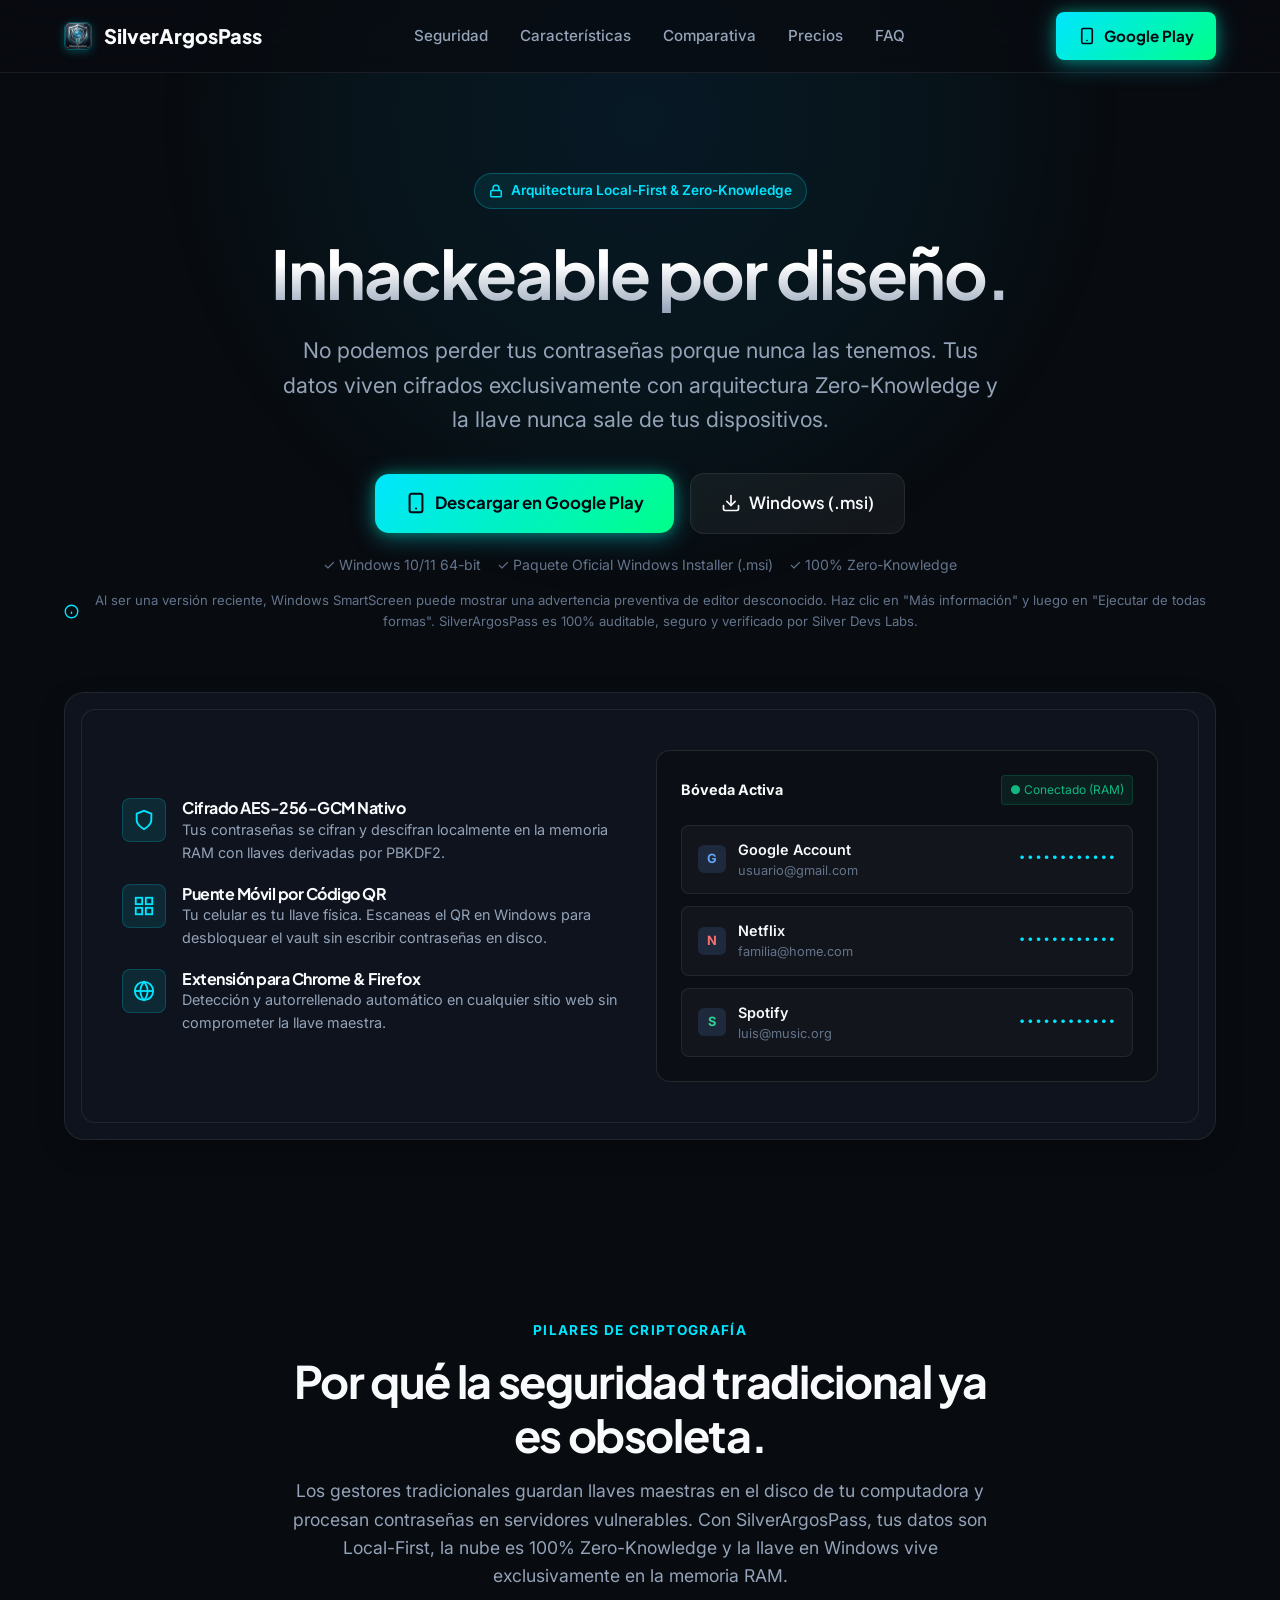
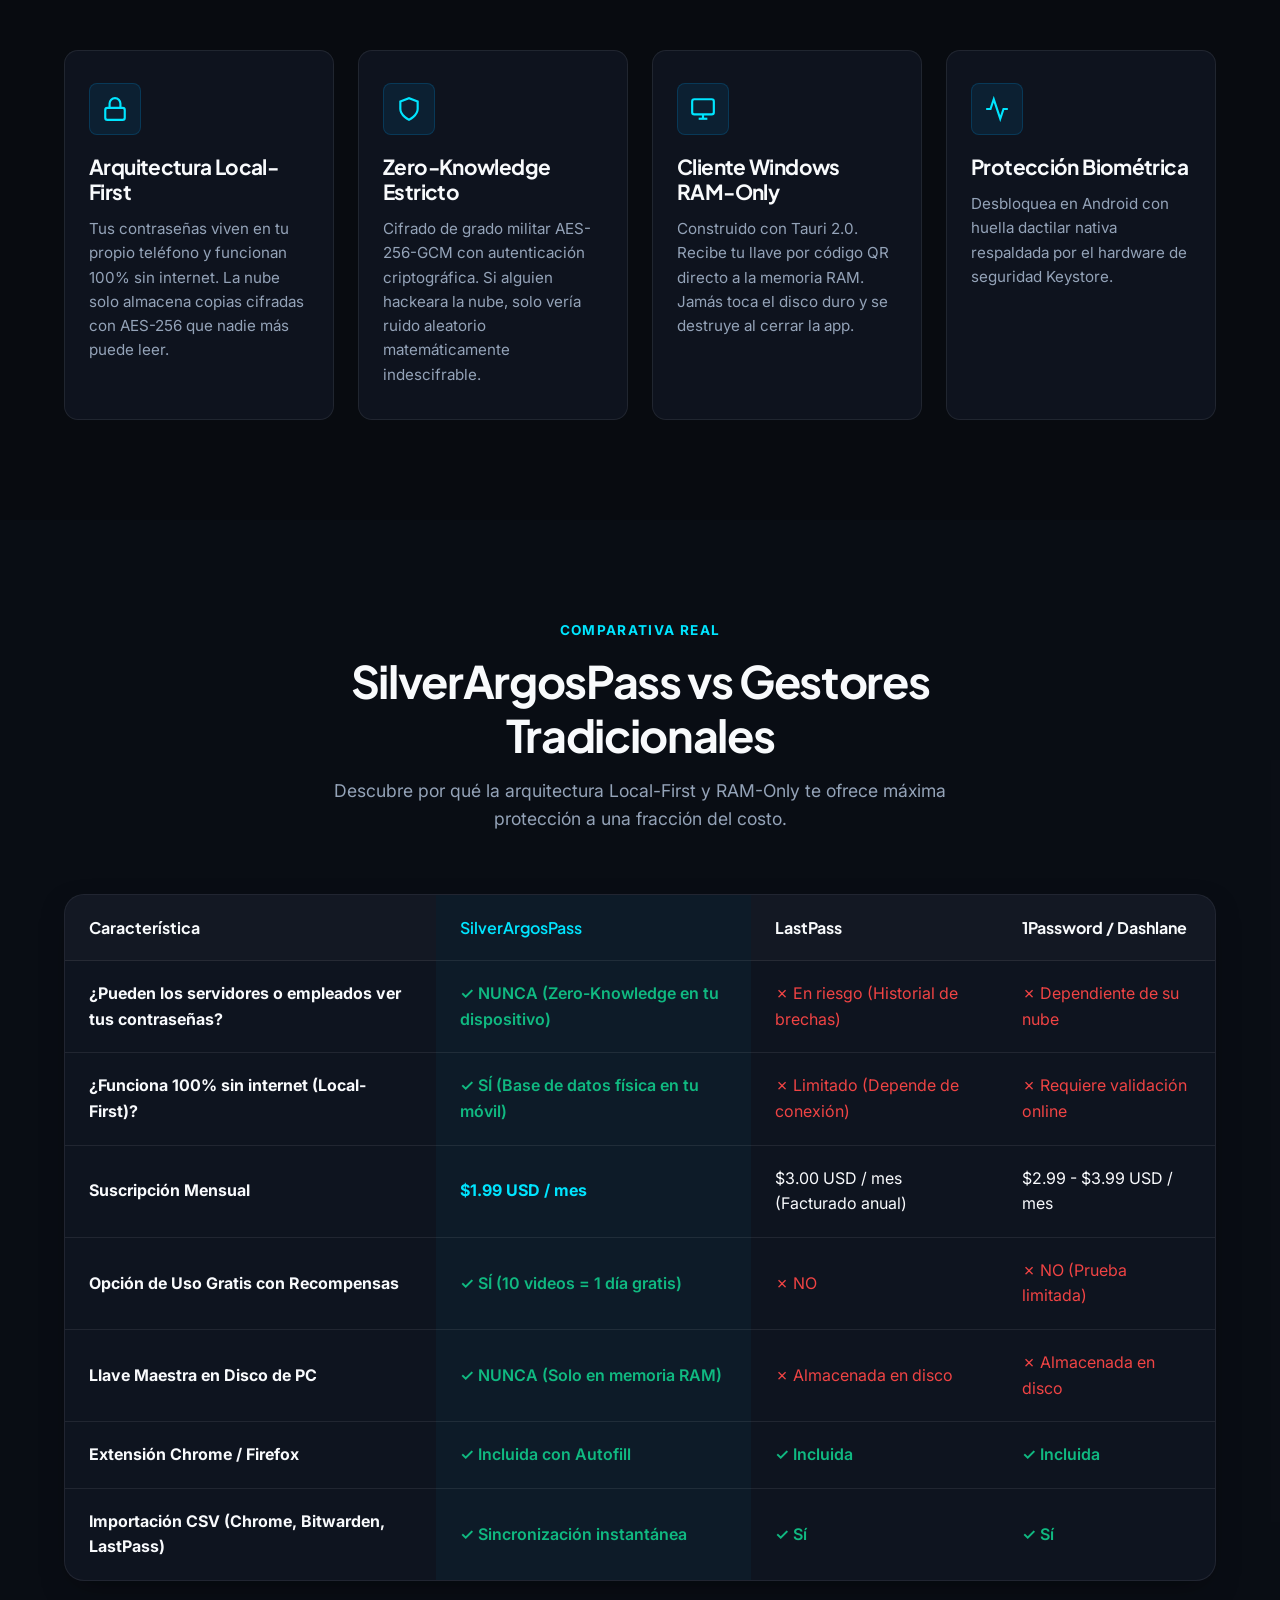
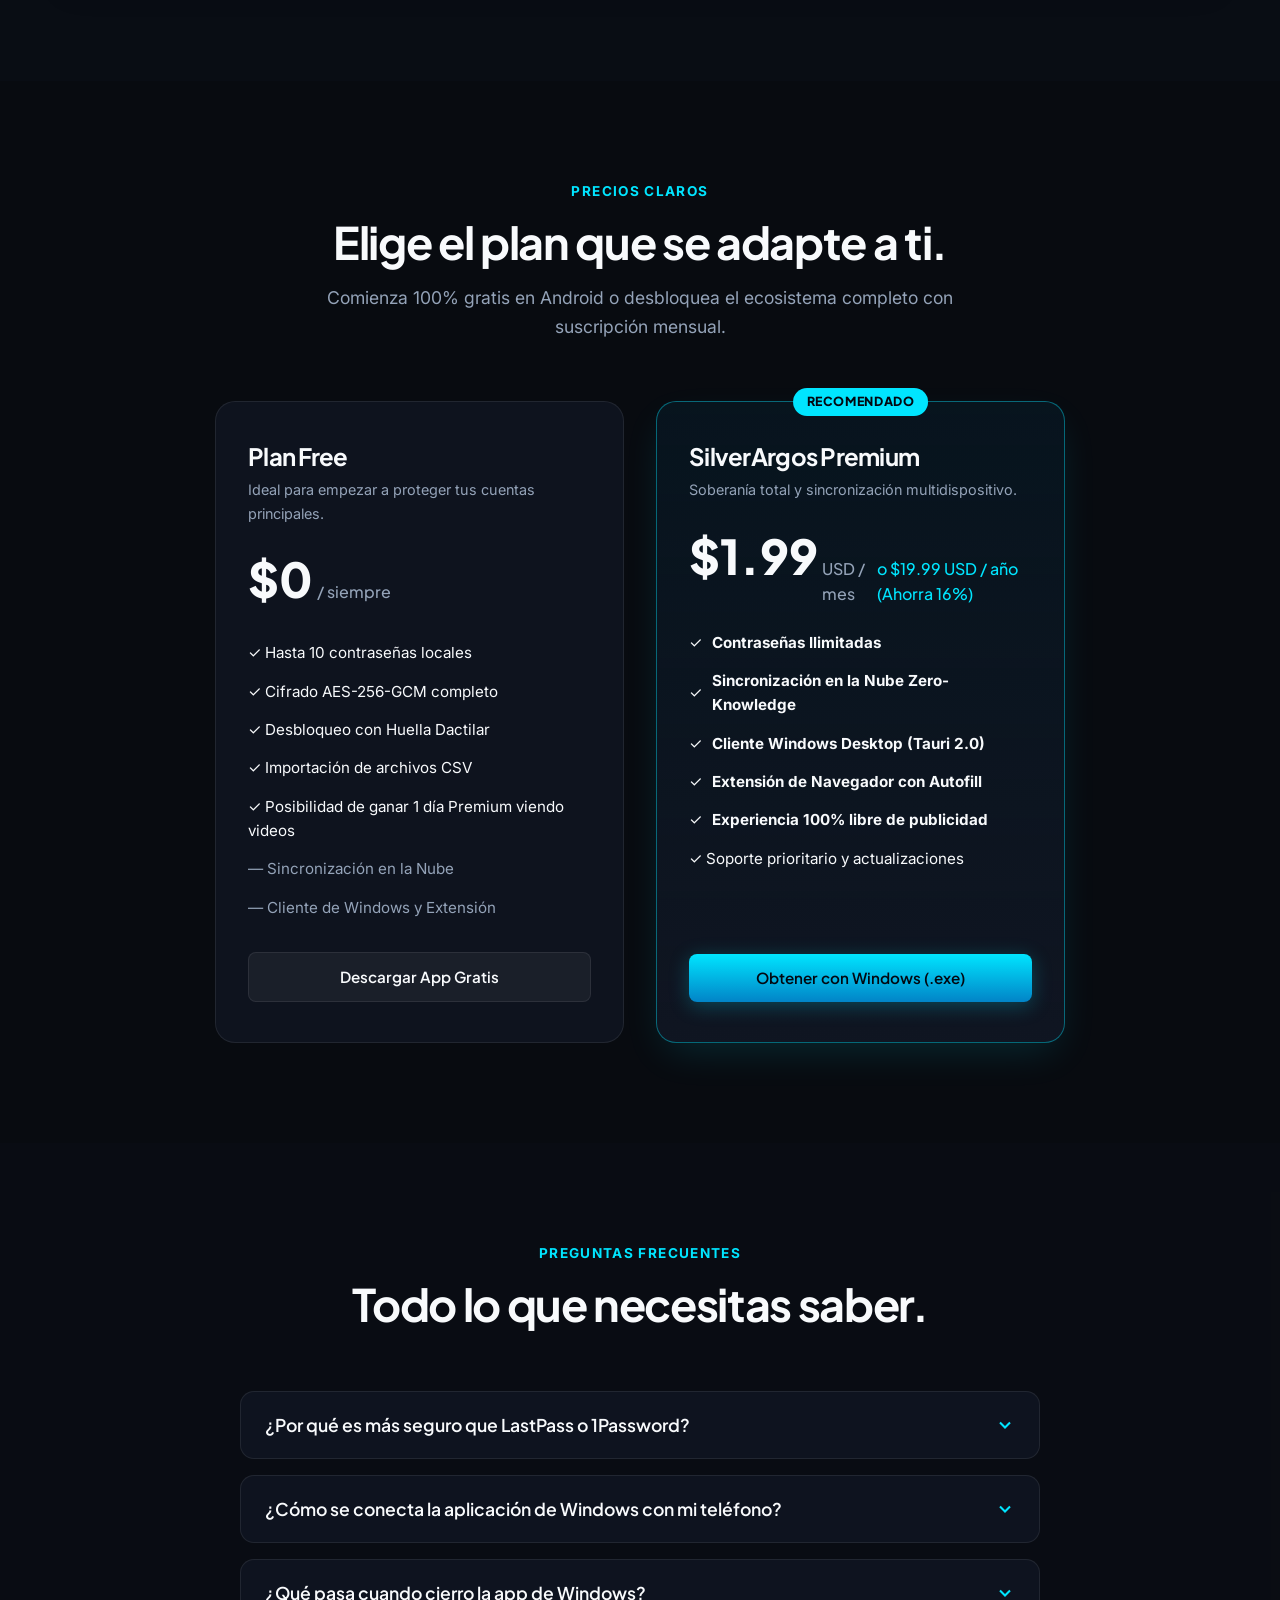
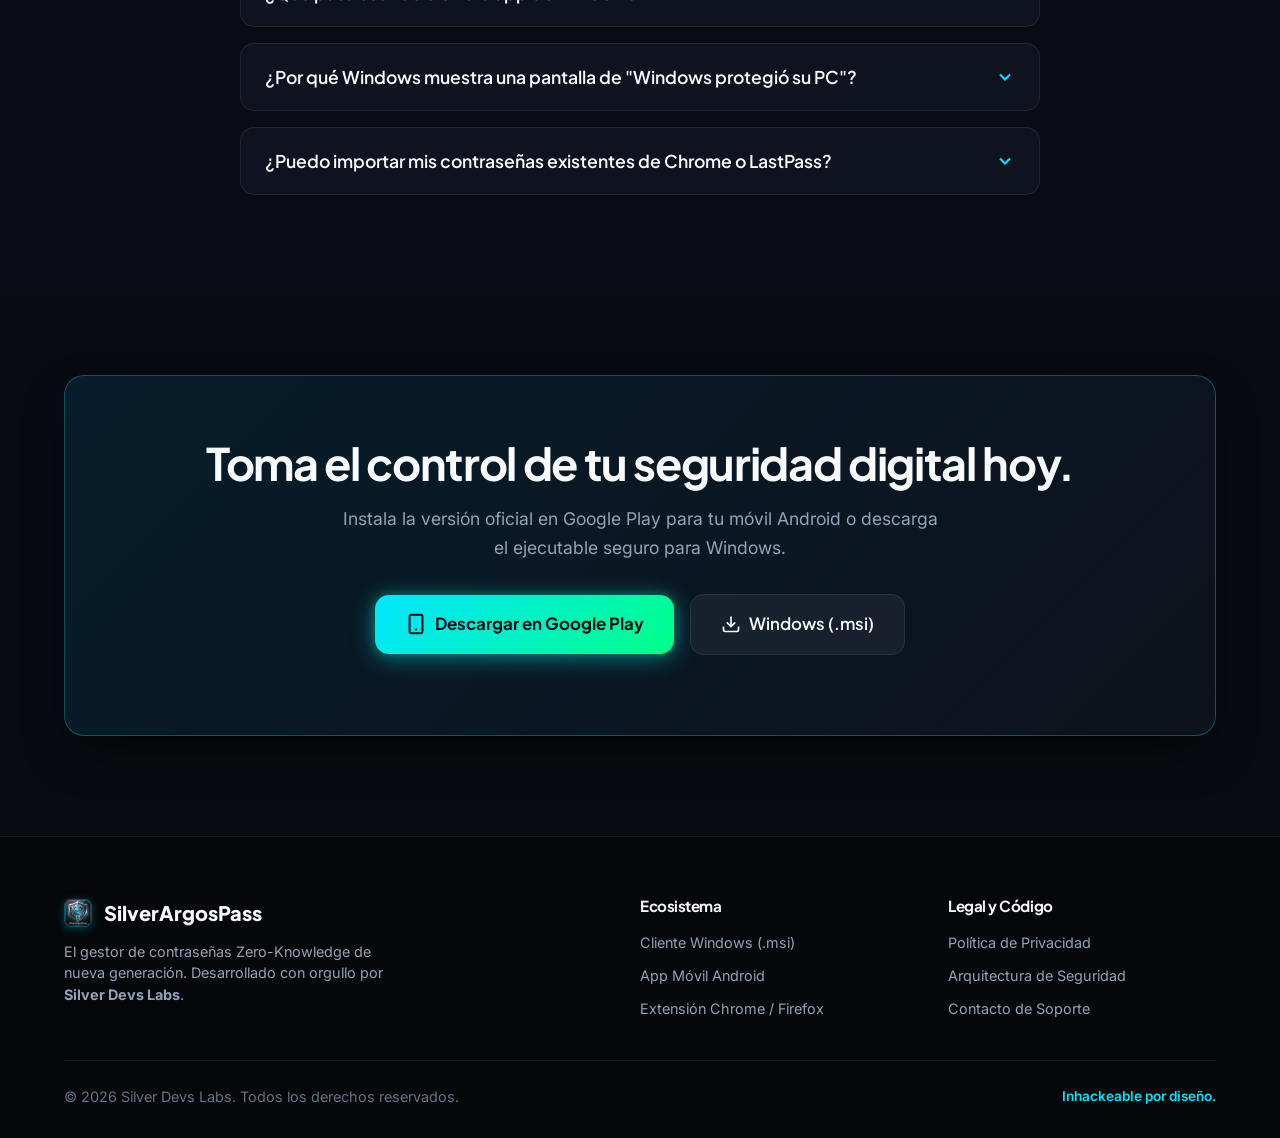
<file: SilverArgosPass/index.html>
<!DOCTYPE html>
<html lang="es">
<head>
  <meta charset="UTF-8">
  <meta name="viewport" content="width=device-width, initial-scale=1.0">
  <title>SilverArgosPass | Inhackeable por diseño - Gestor de Contraseñas Local-First</title>
  <meta name="description" content="El gestor de contraseñas Local-First y Zero-Knowledge. Cifrado AES-256-GCM local, llave maestra efímera en RAM para Windows y sincronización protegida.">
  <meta name="theme-color" content="#080B10">

  <!-- Open Graph / Meta -->
  <meta property="og:type" content="website">
  <meta property="og:title" content="SilverArgosPass | Inhackeable por diseño">
  <meta property="og:description" content="Tus contraseñas viven en tu teléfono con cifrado AES-256 y viajan a la nube bajo estricta arquitectura Zero-Knowledge.">
  <meta property="og:image" content="https://raw.githubusercontent.com/SilverDevsLabs/SilverArgosPass/main/silver_argos_pass_premium_icon_1784516746731.png">

  <!-- Google Fonts -->
  <link rel="preconnect" href="https://fonts.googleapis.com">
  <link rel="preconnect" href="https://fonts.gstatic.com" crossorigin>
  <link href="https://fonts.googleapis.com/css2?family=Inter:wght@400;500;600;700&family=Plus+Jakarta+Sans:wght@600;700;800&display=swap" rel="stylesheet">
  
  <link rel="stylesheet" href="styles.css">
  <link rel="icon" type="image/png" href="app-icon.png">
</head>
<body>

  <div class="bg-glow"></div>

  <!-- Header -->
  <header class="header">
    <div class="container">
      <nav class="nav">
        <a href="#" class="logo">
          <img src="app-icon.png" alt="SilverArgosPass Icon" class="logo-img">
          <span>SilverArgosPass</span>
        </a>
        <ul class="nav-links">
          <li><a href="#seguridad">Seguridad</a></li>
          <li><a href="#caracteristicas">Características</a></li>
          <li><a href="#comparativa">Comparativa</a></li>
          <li><a href="#precios">Precios</a></li>
          <li><a href="#faq">FAQ</a></li>
        </ul>
        <div class="nav-actions">
          <a href="https://play.google.com/store/apps/details?id=com.silverdevslabs.silverargospass" target="_blank" rel="noopener" class="btn btn-playstore">
            <svg width="18" height="18" viewBox="0 0 24 24" fill="none" stroke="currentColor" stroke-width="2.2" stroke-linecap="round" stroke-linejoin="round">
              <rect x="5" y="2" width="14" height="20" rx="2" ry="2"/>
              <line x1="12" y1="18" x2="12.01" y2="18"/>
            </svg>
            <span>Google Play</span>
          </a>
        </div>
      </nav>
    </div>
  </header>

  <!-- Hero Section -->
  <section class="hero">
    <div class="container">
      <div class="badge">
        <svg width="14" height="14" viewBox="0 0 24 24" fill="none" stroke="currentColor" stroke-width="2.5">
          <rect x="3" y="11" width="18" height="11" rx="2" ry="2"/>
          <path d="M7 11V7a5 5 0 0 1 10 0v4"/>
        </svg>
        Arquitectura Local-First & Zero-Knowledge
      </div>
      <h1 class="hero-title">Inhackeable por diseño.</h1>
      <p class="hero-subtitle">
        No podemos perder tus contraseñas porque nunca las tenemos. Tus datos viven cifrados exclusivamente con arquitectura Zero-Knowledge y la llave nunca sale de tus dispositivos.
      </p>
      
      <div class="hero-cta-group">
        <a href="https://play.google.com/store/apps/details?id=com.silverdevslabs.silverargospass" target="_blank" rel="noopener" class="btn btn-playstore btn-lg">
          <svg width="22" height="22" viewBox="0 0 24 24" fill="none" stroke="currentColor" stroke-width="2.2" stroke-linecap="round" stroke-linejoin="round">
            <rect x="5" y="2" width="14" height="20" rx="2" ry="2"/>
            <line x1="12" y1="18" x2="12.01" y2="18"/>
          </svg>
          Descargar en Google Play
        </a>
        <a href="https://github.com/silverdevslabs-del/app-releases/releases/download/silverargospass-windows-v1.0.0/SilverArgosPass_1.0.0_x64_en-US.msi" download class="btn btn-secondary btn-lg btn-download-msi" title="Descargar paquete de instalación oficial para Windows (MSI)">
          <svg width="20" height="20" viewBox="0 0 24 24" fill="none" stroke="currentColor" stroke-width="2" stroke-linecap="round" stroke-linejoin="round">
            <path d="M21 15v4a2 2 0 0 1-2 2H5a2 2 0 0 1-2-2v-4"/>
            <polyline points="7 10 12 15 17 10"/>
            <line x1="12" y1="15" x2="12" y2="3"/>
          </svg>
          Windows (.msi)
        </a>
      </div>

      <div class="hero-info-text">
        <span>✓ Windows 10/11 64-bit</span>
        <span>✓ Paquete Oficial Windows Installer (.msi)</span>
        <span>✓ 100% Zero-Knowledge</span>
      </div>

      <div class="smartscreen-notice">
        <svg width="15" height="15" viewBox="0 0 24 24" fill="none" stroke="currentColor" stroke-width="2.2"><circle cx="12" cy="12" r="10"/><line x1="12" y1="16" x2="12" y2="12"/><line x1="12" y1="8" x2="12.01" y2="8"/></svg>
        <span>Al ser una versión reciente, Windows SmartScreen puede mostrar una advertencia preventiva de editor desconocido. Haz clic en "Más información" y luego en "Ejecutar de todas formas". SilverArgosPass es 100% auditable, seguro y verificado por Silver Devs Labs.</span>
      </div>

      <!-- Hero Showcase Box -->
      <div class="hero-showcase">
        <div class="showcase-inner">
          <div class="showcase-info">
            <div class="showcase-feature-item">
              <div class="showcase-icon">
                <svg width="22" height="22" viewBox="0 0 24 24" fill="none" stroke="currentColor" stroke-width="2"><path d="M12 22s8-4 8-10V5l-8-3-8 3v7c0 6 8 10 8 10z"/></svg>
              </div>
              <div>
                <h4>Cifrado AES-256-GCM Nativo</h4>
                <p style="color: var(--text-muted); font-size: 0.9rem;">Tus contraseñas se cifran y descifran localmente en la memoria RAM con llaves derivadas por PBKDF2.</p>
              </div>
            </div>
            <div class="showcase-feature-item">
              <div class="showcase-icon">
                <svg width="22" height="22" viewBox="0 0 24 24" fill="none" stroke="currentColor" stroke-width="2"><rect x="3" y="3" width="7" height="7"/><rect x="14" y="3" width="7" height="7"/><rect x="14" y="14" width="7" height="7"/><rect x="3" y="14" width="7" height="7"/></svg>
              </div>
              <div>
                <h4>Puente Móvil por Código QR</h4>
                <p style="color: var(--text-muted); font-size: 0.9rem;">Tu celular es tu llave física. Escaneas el QR en Windows para desbloquear el vault sin escribir contraseñas en disco.</p>
              </div>
            </div>
            <div class="showcase-feature-item" style="margin-bottom: 0;">
              <div class="showcase-icon">
                <svg width="22" height="22" viewBox="0 0 24 24" fill="none" stroke="currentColor" stroke-width="2"><circle cx="12" cy="12" r="10"/><line x1="2" y1="12" x2="22" y2="12"/><path d="M12 2a15.3 15.3 0 0 1 4 10 15.3 15.3 0 0 1-4 10 15.3 15.3 0 0 1-4-10 15.3 15.3 0 0 1 4-10z"/></svg>
              </div>
              <div>
                <h4>Extensión para Chrome & Firefox</h4>
                <p style="color: var(--text-muted); font-size: 0.9rem;">Detección y autorrellenado automático en cualquier sitio web sin comprometer la llave maestra.</p>
              </div>
            </div>
          </div>

          <div class="showcase-visual">
            <div class="vault-mock">
              <div style="display: flex; justify-content: space-between; align-items: center; margin-bottom: 8px;">
                <span style="font-weight: 700; font-size: 0.9rem;">Bóveda Activa</span>
                <span class="vault-tag">● Conectado (RAM)</span>
              </div>
              <div class="vault-item">
                <div class="vault-item-left">
                  <div class="vault-app-icon" style="color: #60A5FA;">G</div>
                  <div>
                    <div style="font-weight: 600; font-size: 0.9rem;">Google Account</div>
                    <div style="color: var(--text-dim); font-size: 0.8rem;">usuario@gmail.com</div>
                  </div>
                </div>
                <div style="font-family: monospace; font-size: 0.85rem; color: var(--accent-cyan);">••••••••••••</div>
              </div>
              <div class="vault-item">
                <div class="vault-item-left">
                  <div class="vault-app-icon" style="color: #F87171;">N</div>
                  <div>
                    <div style="font-weight: 600; font-size: 0.9rem;">Netflix</div>
                    <div style="color: var(--text-dim); font-size: 0.8rem;">familia@home.com</div>
                  </div>
                </div>
                <div style="font-family: monospace; font-size: 0.85rem; color: var(--accent-cyan);">••••••••••••</div>
              </div>
              <div class="vault-item">
                <div class="vault-item-left">
                  <div class="vault-app-icon" style="color: #34D399;">S</div>
                  <div>
                    <div style="font-weight: 600; font-size: 0.9rem;">Spotify</div>
                    <div style="color: var(--text-dim); font-size: 0.8rem;">luis@music.org</div>
                  </div>
                </div>
                <div style="font-family: monospace; font-size: 0.85rem; color: var(--accent-cyan);">••••••••••••</div>
              </div>
            </div>
          </div>
        </div>
      </div>
    </div>
  </section>

  <!-- Security Pillars Section -->
  <section id="seguridad" class="section">
    <div class="container">
      <div class="section-header">
        <span class="section-tag">Pilares de Criptografía</span>
        <h2 class="section-title">Por qué la seguridad tradicional ya es obsoleta.</h2>
        <p class="section-desc">Los gestores tradicionales guardan llaves maestras en el disco de tu computadora y procesan contraseñas en servidores vulnerables. Con SilverArgosPass, tus datos son Local-First, la nube es 100% Zero-Knowledge y la llave en Windows vive exclusivamente en la memoria RAM.</p>
      </div>

      <div class="pillars-grid">
        <div class="card">
          <div class="card-icon">
            <svg width="26" height="26" viewBox="0 0 24 24" fill="none" stroke="currentColor" stroke-width="2"><rect x="3" y="11" width="18" height="11" rx="2" ry="2"/><path d="M7 11V7a5 5 0 0 1 10 0v4"/></svg>
          </div>
          <h3 class="card-title">Arquitectura Local-First</h3>
          <p class="card-desc">Tus contraseñas viven en tu propio teléfono y funcionan 100% sin internet. La nube solo almacena copias cifradas con AES-256 que nadie más puede leer.</p>
        </div>

        <div class="card">
          <div class="card-icon">
            <svg width="26" height="26" viewBox="0 0 24 24" fill="none" stroke="currentColor" stroke-width="2"><path d="M12 22s8-4 8-10V5l-8-3-8 3v7c0 6 8 10 8 10z"/></svg>
          </div>
          <h3 class="card-title">Zero-Knowledge Estricto</h3>
          <p class="card-desc">Cifrado de grado militar AES-256-GCM con autenticación criptográfica. Si alguien hackeara la nube, solo vería ruido aleatorio matemáticamente indescifrable.</p>
        </div>

        <div class="card">
          <div class="card-icon">
            <svg width="26" height="26" viewBox="0 0 24 24" fill="none" stroke="currentColor" stroke-width="2"><rect x="2" y="3" width="20" height="14" rx="2" ry="2"/><line x1="8" y1="21" x2="16" y2="21"/><line x1="12" y1="17" x2="12" y2="21"/></svg>
          </div>
          <h3 class="card-title">Cliente Windows RAM-Only</h3>
          <p class="card-desc">Construido con Tauri 2.0. Recibe tu llave por código QR directo a la memoria RAM. Jamás toca el disco duro y se destruye al cerrar la app.</p>
        </div>

        <div class="card">
          <div class="card-icon">
            <svg width="26" height="26" viewBox="0 0 24 24" fill="none" stroke="currentColor" stroke-width="2"><path d="M22 12h-4l-3 9L9 3l-3 9H2"/></svg>
          </div>
          <h3 class="card-title">Protección Biométrica</h3>
          <p class="card-desc">Desbloquea en Android con huella dactilar nativa respaldada por el hardware de seguridad Keystore.</p>
        </div>
      </div>
    </div>
  </section>

  <!-- Comparison Table Section -->
  <section id="comparativa" class="section" style="background: rgba(14, 19, 29, 0.4);">
    <div class="container">
      <div class="section-header">
        <span class="section-tag">Comparativa Real</span>
        <h2 class="section-title">SilverArgosPass vs Gestores Tradicionales</h2>
        <p class="section-desc">Descubre por qué la arquitectura Local-First y RAM-Only te ofrece máxima protección a una fracción del costo.</p>
      </div>

      <div class="comparison-table-wrapper">
        <div class="table-responsive">
          <table class="comparison-table">
            <thead>
              <tr>
                <th>Característica</th>
                <th class="highlight">SilverArgosPass</th>
                <th>LastPass</th>
                <th>1Password / Dashlane</th>
              </tr>
            </thead>
            <tbody>
              <tr>
                <td><strong>¿Pueden los servidores o empleados ver tus contraseñas?</strong></td>
                <td class="highlight"><span class="check-yes">✓ NUNCA (Zero-Knowledge en tu dispositivo)</span></td>
                <td><span class="check-no">✗ En riesgo (Historial de brechas)</span></td>
                <td><span class="check-no">✗ Dependiente de su nube</span></td>
              </tr>
              <tr>
                <td><strong>¿Funciona 100% sin internet (Local-First)?</strong></td>
                <td class="highlight"><span class="check-yes">✓ SÍ (Base de datos física en tu móvil)</span></td>
                <td><span class="check-no">✗ Limitado (Depende de conexión)</span></td>
                <td><span class="check-no">✗ Requiere validación online</span></td>
              </tr>
              <tr>
                <td><strong>Suscripción Mensual</strong></td>
                <td class="highlight"><strong>$1.99 USD / mes</strong></td>
                <td>$3.00 USD / mes (Facturado anual)</td>
                <td>$2.99 - $3.99 USD / mes</td>
              </tr>
              <tr>
                <td><strong>Opción de Uso Gratis con Recompensas</strong></td>
                <td class="highlight"><span class="check-yes">✓ SÍ (10 videos = 1 día gratis)</span></td>
                <td><span class="check-no">✗ NO</span></td>
                <td><span class="check-no">✗ NO (Prueba limitada)</span></td>
              </tr>
              <tr>
                <td><strong>Llave Maestra en Disco de PC</strong></td>
                <td class="highlight"><span class="check-yes">✓ NUNCA (Solo en memoria RAM)</span></td>
                <td><span class="check-no">✗ Almacenada en disco</span></td>
                <td><span class="check-no">✗ Almacenada en disco</span></td>
              </tr>
              <tr>
                <td><strong>Extensión Chrome / Firefox</strong></td>
                <td class="highlight"><span class="check-yes">✓ Incluida con Autofill</span></td>
                <td><span class="check-yes">✓ Incluida</span></td>
                <td><span class="check-yes">✓ Incluida</span></td>
              </tr>
              <tr>
                <td><strong>Importación CSV (Chrome, Bitwarden, LastPass)</strong></td>
                <td class="highlight"><span class="check-yes">✓ Sincronización instantánea</span></td>
                <td><span class="check-yes">✓ Sí</span></td>
                <td><span class="check-yes">✓ Sí</span></td>
              </tr>
            </tbody>
          </table>
        </div>
      </div>
    </div>
  </section>

  <!-- Pricing Section -->
  <section id="precios" class="section">
    <div class="container">
      <div class="section-header">
        <span class="section-tag">Precios Claros</span>
        <h2 class="section-title">Elige el plan que se adapte a ti.</h2>
        <p class="section-desc">Comienza 100% gratis en Android o desbloquea el ecosistema completo con suscripción mensual.</p>
      </div>

      <div class="pricing-grid">
        <!-- Free Plan -->
        <div class="pricing-card">
          <h3 class="pricing-title">Plan Free</h3>
          <p style="color: var(--text-muted); font-size: 0.9rem;">Ideal para empezar a proteger tus cuentas principales.</p>
          <div class="pricing-price">$0 <span>/ siempre</span></div>
          <ul class="pricing-features">
            <li class="active">✓ Hasta 10 contraseñas locales</li>
            <li class="active">✓ Cifrado AES-256-GCM completo</li>
            <li class="active">✓ Desbloqueo con Huella Dactilar</li>
            <li class="active">✓ Importación de archivos CSV</li>
            <li class="active">✓ Posibilidad de ganar 1 día Premium viendo videos</li>
            <li>— Sincronización en la Nube</li>
            <li>— Cliente de Windows y Extensión</li>
          </ul>
          <a href="#descarga-app" class="btn btn-secondary" style="width: 100%;">Descargar App Gratis</a>
        </div>

        <!-- Premium Plan -->
        <div class="pricing-card featured">
          <div class="pricing-badge">Recomendado</div>
          <h3 class="pricing-title">SilverArgos Premium</h3>
          <p style="color: var(--text-muted); font-size: 0.9rem;">Soberanía total y sincronización multidispositivo.</p>
          <div class="pricing-price">$1.99 <span>USD / mes</span> <span style="font-size: 1rem; color: var(--accent-cyan); display: block; margin-top: 4px;">o $19.99 USD / año (Ahorra 16%)</span></div>
          <ul class="pricing-features">
            <li class="active">✓ <strong>Contraseñas Ilimitadas</strong></li>
            <li class="active">✓ <strong>Sincronización en la Nube Zero-Knowledge</strong></li>
            <li class="active">✓ <strong>Cliente Windows Desktop (Tauri 2.0)</strong></li>
            <li class="active">✓ <strong>Extensión de Navegador con Autofill</strong></li>
            <li class="active">✓ <strong>Experiencia 100% libre de publicidad</strong></li>
            <li class="active">✓ Soporte prioritario y actualizaciones</li>
          </ul>
          <a href="https://github.com/SilverDevsLabs/SilverArgosPass/releases/latest/download/SilverArgosPass_1.0.0_x64-setup.exe" class="btn btn-primary btn-download-exe" style="width: 100%;">Obtener con Windows (.exe)</a>
        </div>
      </div>
    </div>
  </section>

  <!-- FAQ Section -->
  <section id="faq" class="section" style="background: rgba(14, 19, 29, 0.3);">
    <div class="container">
      <div class="section-header">
        <span class="section-tag">Preguntas Frecuentes</span>
        <h2 class="section-title">Todo lo que necesitas saber.</h2>
      </div>

      <div class="faq-list">
        <div class="faq-item">
          <button class="faq-question">
            <span>¿Por qué es más seguro que LastPass o 1Password?</span>
            <svg class="faq-icon" width="20" height="20" viewBox="0 0 24 24" fill="none" stroke="currentColor" stroke-width="2.5"><polyline points="6 9 12 15 18 9"/></svg>
          </button>
          <div class="faq-answer">
            Las empresas tradicionales guardan tu información con llaves almacenadas en disco o procesan datos en servidores vulnerables. SilverArgosPass utiliza un modelo <strong>Local-First y Zero-Knowledge</strong>: tus contraseñas viven físicamente en tu teléfono, viajan a la nube cifradas con AES-256-GCM antes de salir de tu dispositivo, y en Windows tu llave maestra se transfiere por código QR directamente a la memoria RAM, sin guardarse jamás en el disco duro.
          </div>
        </div>

        <div class="faq-item">
          <button class="faq-question">
            <span>¿Cómo se conecta la aplicación de Windows con mi teléfono?</span>
            <svg class="faq-icon" width="20" height="20" viewBox="0 0 24 24" fill="none" stroke="currentColor" stroke-width="2.5"><polyline points="6 9 12 15 18 9"/></svg>
          </button>
          <div class="faq-answer">
            Al abrir la aplicación de Windows, se genera un código QR de un solo uso con una validez de 5 minutos. Abres la app en Android, escaneas el código con tu cámara autorizando con tu huella, y la llave maestra se transfiere de forma cifrada directamente a la memoria RAM de tu computadora.
          </div>
        </div>

        <div class="faq-item">
          <button class="faq-question">
            <span>¿Qué pasa cuando cierro la app de Windows?</span>
            <svg class="faq-icon" width="20" height="20" viewBox="0 0 24 24" fill="none" stroke="currentColor" stroke-width="2.5"><polyline points="6 9 12 15 18 9"/></svg>
          </button>
          <div class="faq-answer">
            La app cuenta con un modo daemon en la bandeja del sistema para que puedas autorrellenar contraseñas. Cuando cierras la sesión de Windows o sales por completo de la aplicación, la llave maestra se destruye de la memoria RAM automáticamente. Nunca se escribe ningún archivo con tu contraseña maestra en tu disco duro.
          </div>
        </div>

        <div class="faq-item">
          <button class="faq-question">
            <span>¿Por qué Windows muestra una pantalla de "Windows protegió su PC"?</span>
            <svg class="faq-icon" width="20" height="20" viewBox="0 0 24 24" fill="none" stroke="currentColor" stroke-width="2.5"><polyline points="6 9 12 15 18 9"/></svg>
          </button>
          <div class="faq-answer">
            Al tratarse de una versión reciente descargada de la web, el filtro Microsoft Defender SmartScreen emite un aviso preventivo para cualquier paquete nuevo hasta acumular historial de descargas en sus servidores. Para continuar con la instalación, simplemente haz clic en <strong>"Más información"</strong> y luego en <strong>"Ejecutar de todas formas"</strong>. El instalador oficial de SilverArgosPass es 100% legítimo, seguro, auditable y libre de cualquier amenaza.
          </div>
        </div>

        <div class="faq-item">
          <button class="faq-question">
            <span>¿Puedo importar mis contraseñas existentes de Chrome o LastPass?</span>
            <svg class="faq-icon" width="20" height="20" viewBox="0 0 24 24" fill="none" stroke="currentColor" stroke-width="2.5"><polyline points="6 9 12 15 18 9"/></svg>
          </button>
          <div class="faq-answer">
            Sí. La aplicación de Android cuenta con un importador nativo de archivos CSV compatible con Google Chrome, Bitwarden, LastPass, Dashlane y Firefox. Al importar, cada contraseña es cifrada inmediatamente con AES-256-GCM.
          </div>
        </div>
      </div>
    </div>
  </section>

  <!-- Download Call To Action -->
  <section id="descarga-app" class="download-section">
    <div class="container">
      <div class="download-box">
        <h2>Toma el control de tu seguridad digital hoy.</h2>
        <p>Instala la versión oficial en Google Play para tu móvil Android o descarga el ejecutable seguro para Windows.</p>
        <div class="hero-cta-group" style="justify-content: center; gap: 16px;">
          <a href="https://play.google.com/store/apps/details?id=com.silverdevslabs.silverargospass" target="_blank" rel="noopener" class="btn btn-playstore btn-lg">
            <svg width="22" height="22" viewBox="0 0 24 24" fill="none" stroke="currentColor" stroke-width="2.2" stroke-linecap="round" stroke-linejoin="round"><rect x="5" y="2" width="14" height="20" rx="2" ry="2"/><line x1="12" y1="18" x2="12.01" y2="18"/></svg>
            Descargar en Google Play
          </a>
          <a href="https://github.com/silverdevslabs-del/app-releases/releases/download/silverargospass-windows-v1.0.0/SilverArgosPass_1.0.0_x64_en-US.msi" class="btn btn-secondary btn-lg btn-download-msi" title="Instalador Oficial Windows MSI">
            <svg width="20" height="20" viewBox="0 0 24 24" fill="none" stroke="currentColor" stroke-width="2"><path d="M21 15v4a2 2 0 0 1-2 2H5a2 2 0 0 1-2-2v-4"/><polyline points="7 10 12 15 17 10"/><line x1="12" y1="15" x2="12" y2="3"/></svg>
            Windows (.msi)
          </a>
        </div>
      </div>
    </div>
  </section>

  <!-- Footer -->
  <footer class="footer">
    <div class="container">
      <div class="footer-grid">
        <div class="footer-brand">
          <a href="#" class="logo">
            <img src="app-icon.png" alt="SilverArgosPass Icon" class="logo-img">
            <span>SilverArgosPass</span>
          </a>
          <p>El gestor de contraseñas Zero-Knowledge de nueva generación. Desarrollado con orgullo por <strong>Silver Devs Labs</strong>.</p>
        </div>
        <div class="footer-col">
          <h4>Ecosistema</h4>
          <ul class="footer-links">
            <li><a href="https://github.com/silverdevslabs-del/app-releases/releases/download/silverargospass-windows-v1.0.0/SilverArgosPass_1.0.0_x64_en-US.msi">Cliente Windows (.msi)</a></li>
            <li><a href="#descarga-app">App Móvil Android</a></li>
            <li><a href="https://github.com/SilverDevsLabs/SilverArgosPass">Extensión Chrome / Firefox</a></li>
          </ul>
        </div>
        <div class="footer-col">
          <h4>Legal y Código</h4>
          <ul class="footer-links">
            <li><a href="privacy.html">Política de Privacidad</a></li>
            <li><a href="#seguridad">Arquitectura de Seguridad</a></li>
            <li><a href="mailto:silver.devs.labs@gmail.com">Contacto de Soporte</a></li>
          </ul>
        </div>
      </div>

      <div class="footer-bottom">
        <div>© 2026 Silver Devs Labs. Todos los derechos reservados.</div>
        <div style="color: var(--accent-cyan); font-weight: 600; font-size: 0.85rem;">Inhackeable por diseño.</div>
      </div>
    </div>
  </footer>

  <script src="main.js"></script>
</body>
</html>
</file>
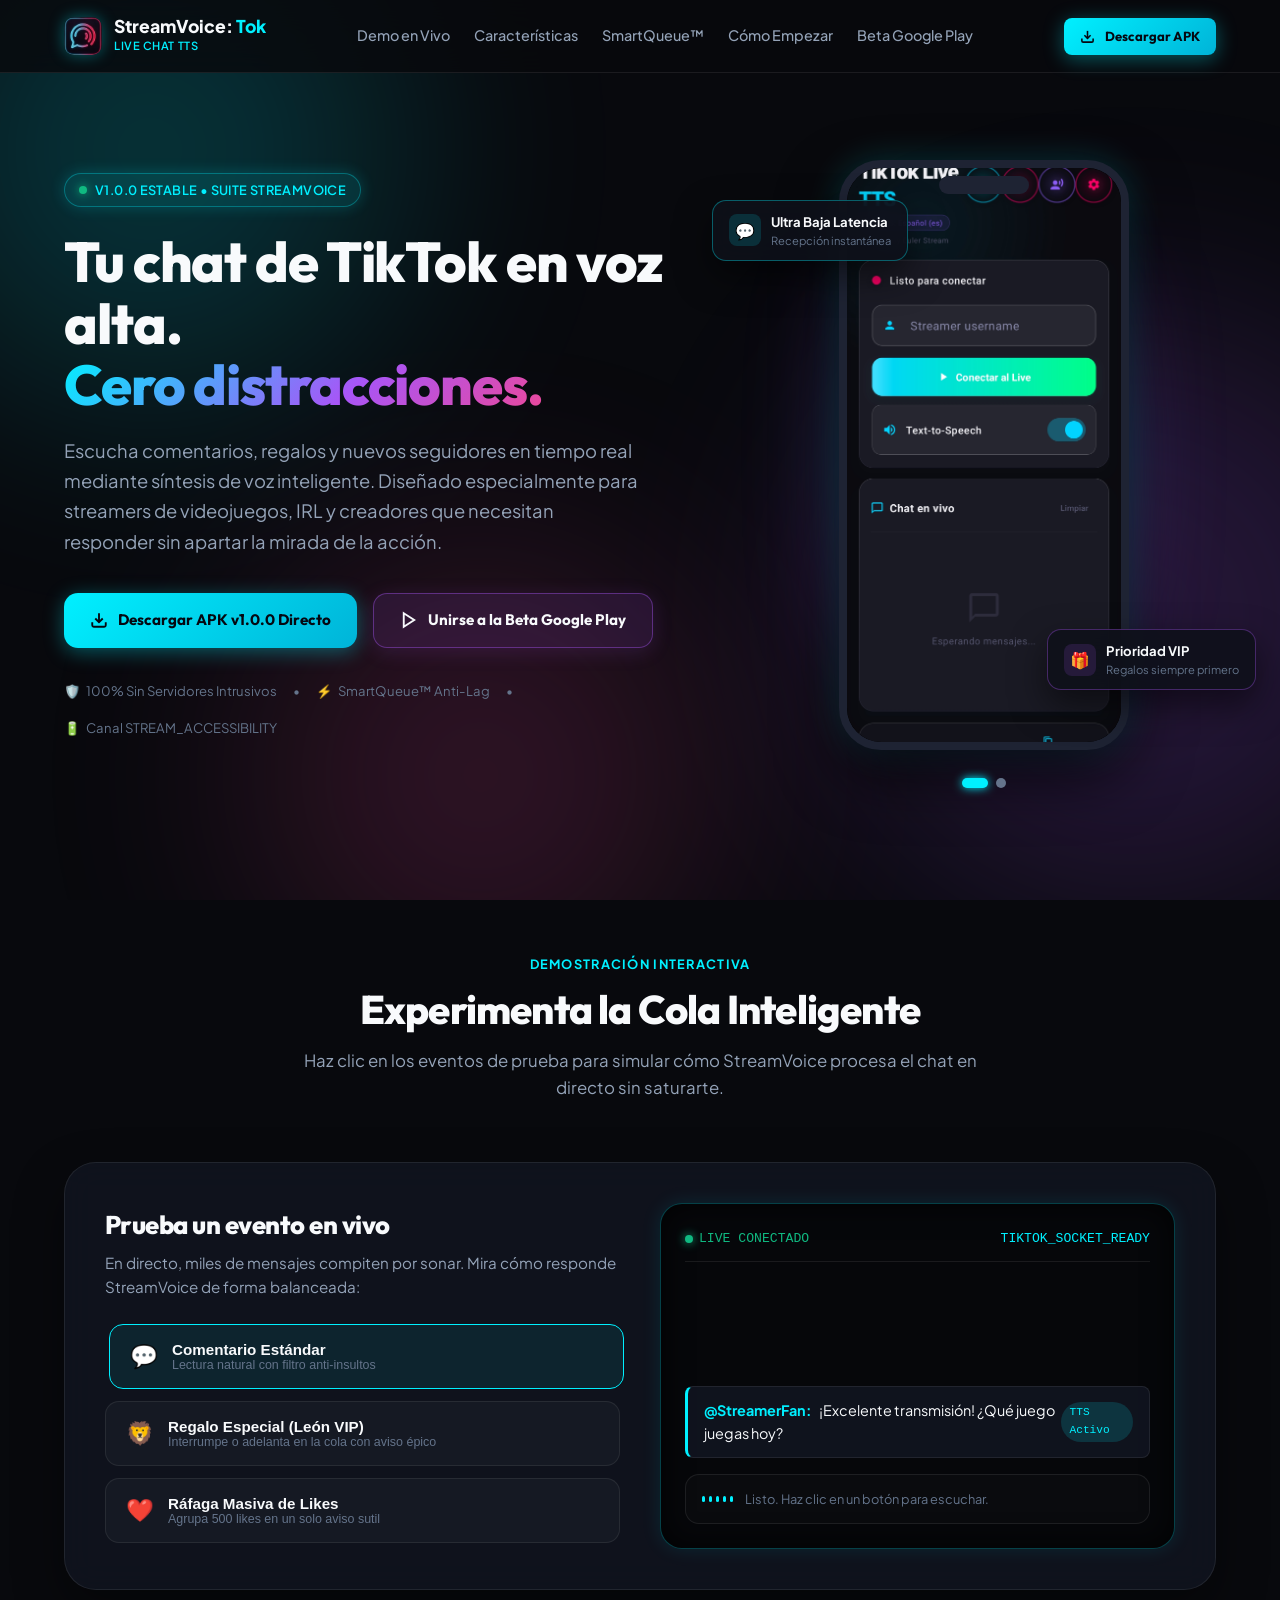
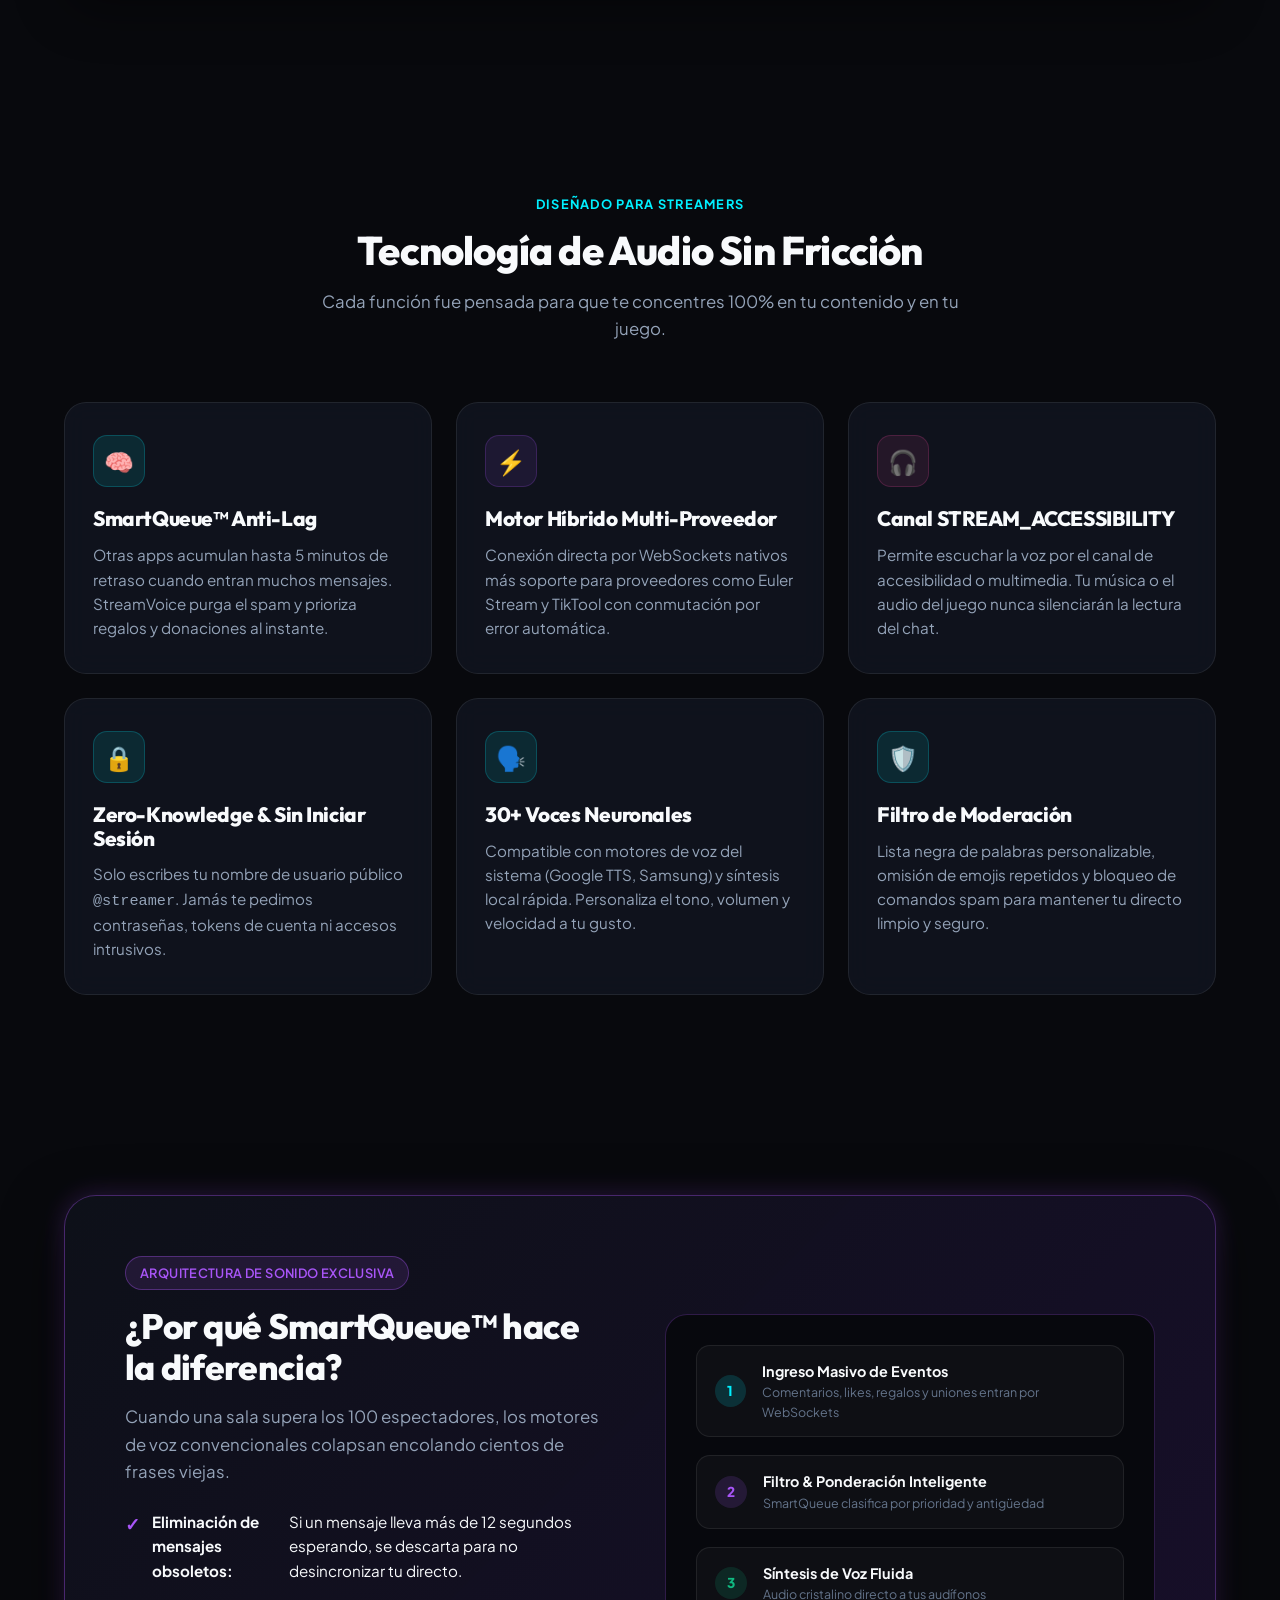
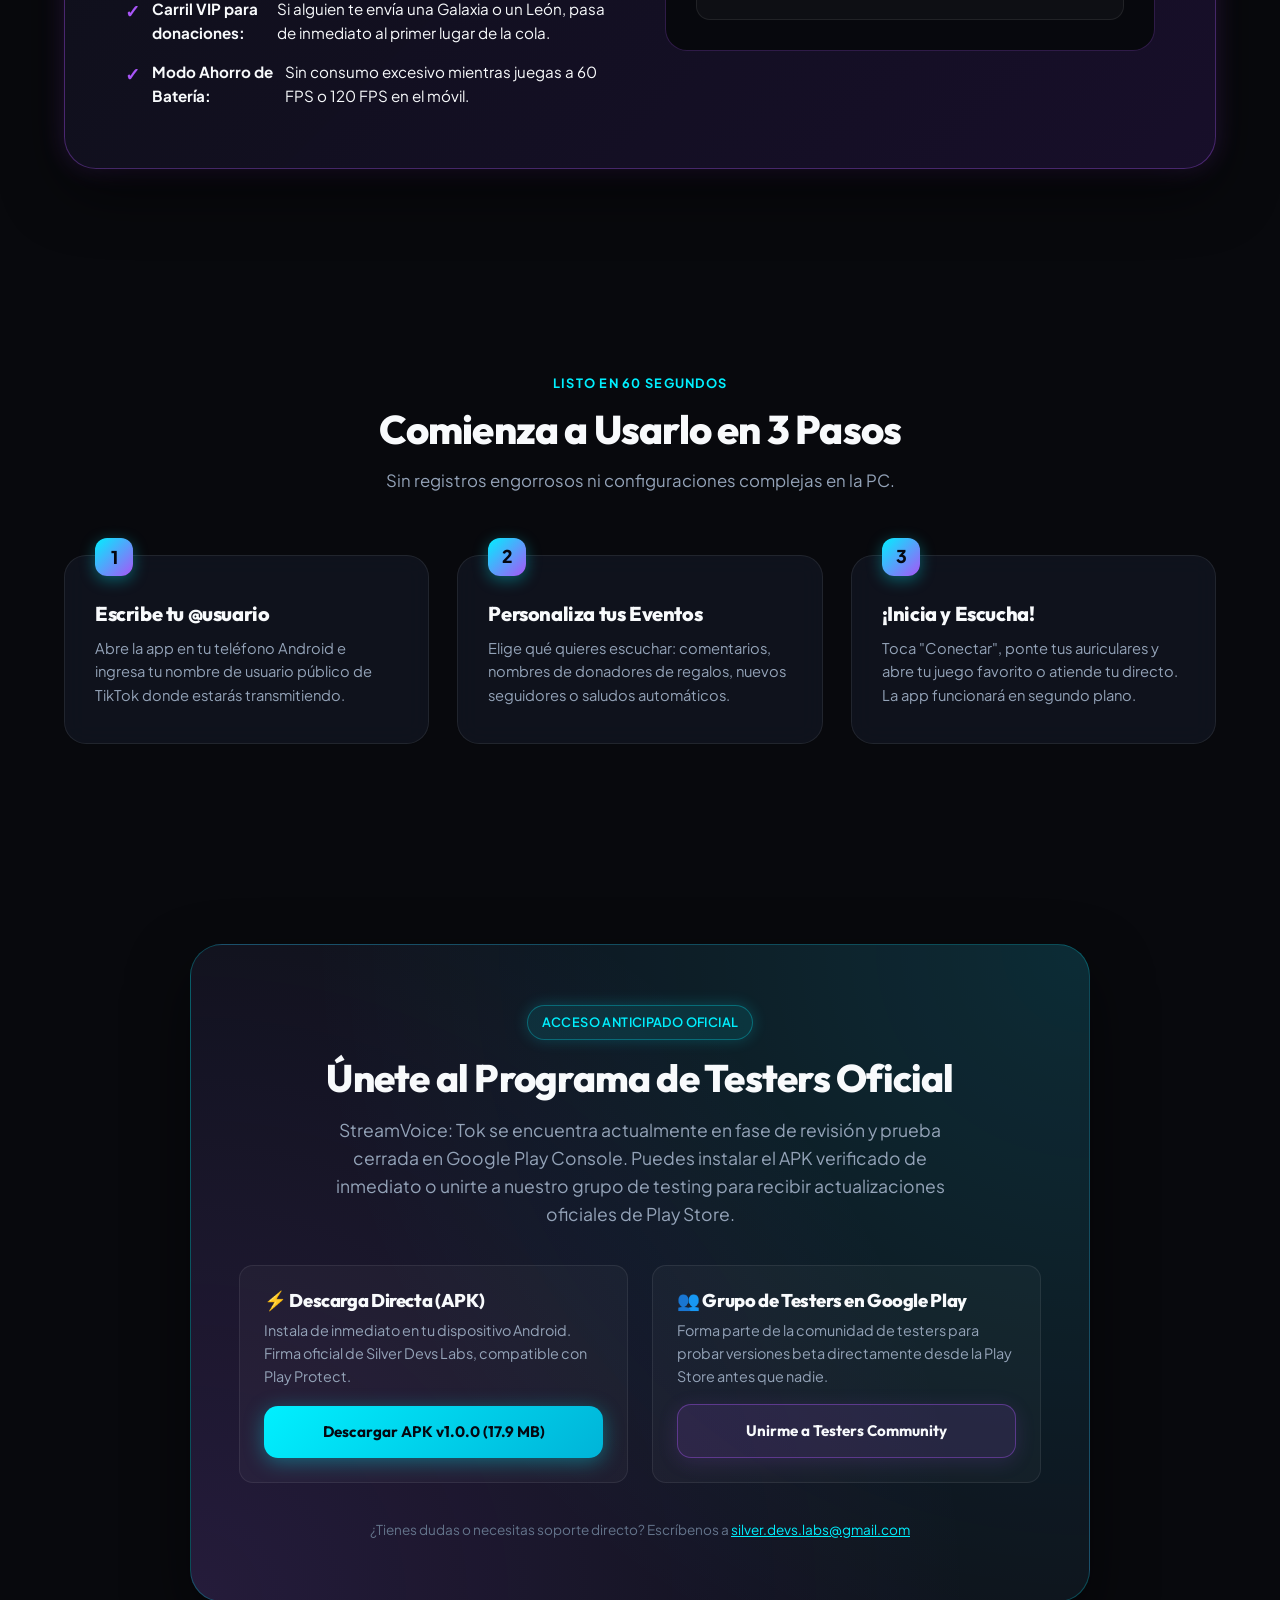
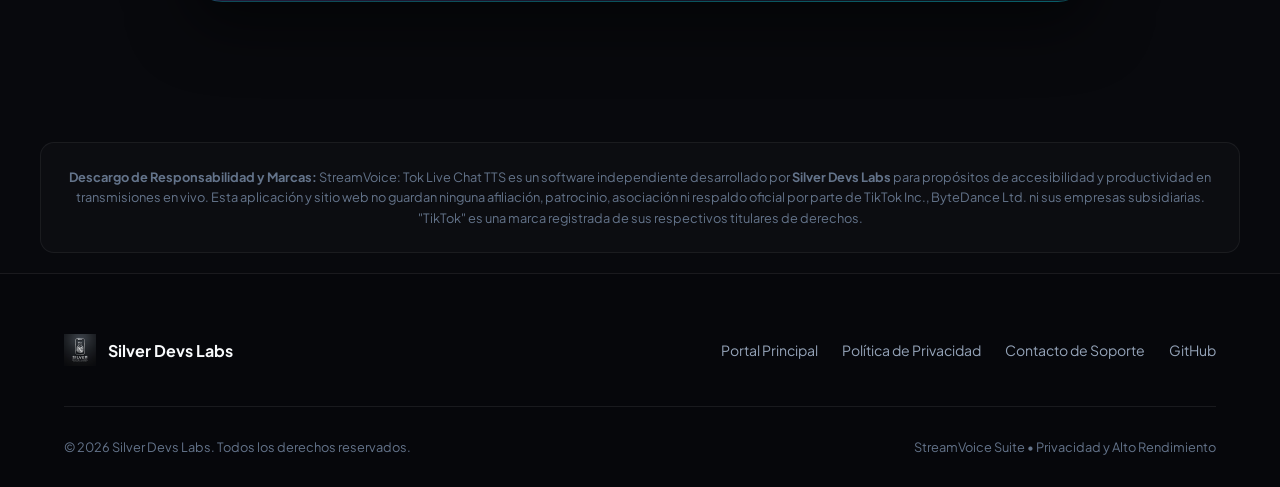
<file: streamvoice-tok/index.html>
<!DOCTYPE html>
<html lang="es">
<head>
    <meta charset="UTF-8">
    <meta name="viewport" content="width=device-width, initial-scale=1.0">
    <title>StreamVoice: Tok Live Chat TTS — Lee tu chat en vivo sin distracciones</title>
    <meta name="description" content="Lector de chat en vivo con síntesis de voz inteligente (TTS) para TikTok. Escucha comentarios, regalos y seguidores con ultra baja latencia y motor SmartQueue™.">
    
    <!-- Open Graph / Meta Social -->
    <meta property="og:type" content="website">
    <meta property="og:title" content="StreamVoice: Tok Live Chat TTS — Audio Inteligente para Streamers">
    <meta property="og:description" content="Escucha tu chat de TikTok en vivo mediante voces neuronales sin desviar la mirada de tu pantalla ni saturar el stream.">
    <meta property="og:image" content="assets/screenshot1.jpg">
    <meta name="theme-color" content="#00F0FF">
    
    <!-- Google Fonts -->
    <link rel="preconnect" href="https://fonts.googleapis.com">
    <link rel="preconnect" href="https://fonts.gstatic.com" crossorigin>
    <link href="https://fonts.googleapis.com/css2?family=Outfit:wght@500;700;800;900&family=Plus+Jakarta+Sans:wght@400;500;600;700&display=swap" rel="stylesheet">
    
    <link rel="stylesheet" href="style.css">
    <link rel="icon" type="image/webp" href="assets/logo.webp">
</head>
<body>

    <!-- Ambient Glowing Orbs -->
    <div class="bg-ambient">
        <div class="ambient-orb orb-1"></div>
        <div class="ambient-orb orb-2"></div>
        <div class="ambient-orb orb-3"></div>
    </div>

    <!-- Navigation Bar -->
    <header class="navbar">
        <div class="container navbar-container">
            <a href="#" class="brand">
                <img src="assets/logo.webp" alt="StreamVoice: Tok Icon" class="brand-icon">
                <div class="brand-text">
                    <span class="brand-title">StreamVoice: <span class="text-cyan">Tok</span></span>
                    <span class="brand-subtitle">Live Chat TTS</span>
                </div>
            </a>
            
            <nav class="nav-links">
                <a href="#simulator" class="nav-link">Demo en Vivo</a>
                <a href="#features" class="nav-link">Características</a>
                <a href="#smartqueue" class="nav-link">SmartQueue™</a>
                <a href="#guide" class="nav-link">Cómo Empezar</a>
                <a href="#testing" class="nav-link">Beta Google Play</a>
            </nav>

            <div class="nav-cta">
                <a href="downloads/StreamVoiceTok-v1.0.0-b1.apk" class="btn btn-primary btn-sm" download>
                    <svg width="15" height="15" viewBox="0 0 24 24" fill="none" stroke="currentColor" stroke-width="2.5"><path d="M21 15v4a2 2 0 0 1-2 2H5a2 2 0 0 1-2-2v-4"/><polyline points="7 10 12 15 17 10"/><line x1="12" y1="15" x2="12" y2="3"/></svg>
                    Descargar APK
                </a>
            </div>

            <button class="mobile-menu-btn" id="mobile-menu-btn" aria-label="Abrir Menú">☰</button>
        </div>
    </header>

    <!-- Hero Section -->
    <section class="hero">
        <div class="container hero-grid">
            <div class="hero-content">
                <div class="hero-badge-wrap">
                    <div class="badge badge-glow">
                        <span class="pulse-dot"></span>
                        v1.0.0 Estable • Suite StreamVoice
                    </div>
                </div>

                <h1 class="hero-title">
                    Tu chat de TikTok en voz alta. <br>
                    <span class="gradient-text">Cero distracciones.</span>
                </h1>

                <p class="hero-subtitle">
                    Escucha comentarios, regalos y nuevos seguidores en tiempo real mediante síntesis de voz inteligente. Diseñado especialmente para streamers de videojuegos, IRL y creadores que necesitan responder sin apartar la mirada de la acción.
                </p>

                <div class="hero-actions">
                    <a href="downloads/StreamVoiceTok-v1.0.0-b1.apk" class="btn btn-primary" download>
                        <svg width="18" height="18" viewBox="0 0 24 24" fill="none" stroke="currentColor" stroke-width="2.5"><path d="M21 15v4a2 2 0 0 1-2 2H5a2 2 0 0 1-2-2v-4"/><polyline points="7 10 12 15 17 10"/><line x1="12" y1="15" x2="12" y2="3"/></svg>
                        Descargar APK v1.0.0 Directo
                    </a>
                    <a href="#testing" class="btn btn-secondary">
                        <svg width="18" height="18" viewBox="0 0 24 24" fill="none" stroke="currentColor" stroke-width="2.5"><polygon points="5 3 19 12 5 21 5 3"/></svg>
                        Unirse a la Beta Google Play
                    </a>
                </div>

                <div class="hero-meta-badges">
                    <div class="meta-pill">🛡️ <span>100% Sin Servidores Intrusivos</span></div>
                    <div class="meta-pill">•</div>
                    <div class="meta-pill">⚡ <span>SmartQueue™ Anti-Lag</span></div>
                    <div class="meta-pill">•</div>
                    <div class="meta-pill">🔋 <span>Canal STREAM_ACCESSIBILITY</span></div>
                </div>
            </div>

            <!-- Phone Mockup with Dual Screenshot Tabs -->
            <div class="mockup-wrap">
                <div class="mockup-glow"></div>
                
                <!-- Floating Badges -->
                <div class="floating-badge badge-top-left">
                    <div class="icon-box">💬</div>
                    <div class="badge-text">
                        <span class="badge-title">Ultra Baja Latencia</span>
                        <span class="badge-sub">Recepción instantánea</span>
                    </div>
                </div>

                <div class="floating-badge badge-bottom-right">
                    <div class="icon-box">🎁</div>
                    <div class="badge-text">
                        <span class="badge-title">Prioridad VIP</span>
                        <span class="badge-sub">Regalos siempre primero</span>
                    </div>
                </div>

                <div class="mockup-frame">
                    <div class="mockup-notch"></div>
                    <img src="assets/screenshot1.jpg" alt="StreamVoice: Tok Interfaz Principal" class="mockup-screen" id="screen-1">
                    <img src="assets/screenshot2.jpg" alt="StreamVoice: Tok Configuración Avanzada" class="mockup-screen hidden" id="screen-2">
                </div>

                <div class="mockup-tabs">
                    <div class="mockup-dot active" data-target="screen-1" title="Pantalla Principal"></div>
                    <div class="mockup-dot" data-target="screen-2" title="Ajustes y Voces"></div>
                </div>
            </div>
        </div>
    </section>

    <!-- Interactive Event Simulator (SmartQueue Preview) -->
    <section class="section" id="simulator">
        <div class="container">
            <div class="section-header">
                <span class="section-tag">Demostración Interactiva</span>
                <h2 class="section-title">Experimenta la Cola Inteligente</h2>
                <p class="section-desc">Haz clic en los eventos de prueba para simular cómo StreamVoice procesa el chat en directo sin saturarte.</p>
            </div>

            <div class="simulator-box">
                <div class="sim-controls">
                    <h3>Prueba un evento en vivo</h3>
                    <p>En directo, miles de mensajes compiten por sonar. Mira cómo responde StreamVoice de forma balanceada:</p>
                    
                    <div class="sim-triggers">
                        <button class="sim-btn active" data-type="comment">
                            <span class="sim-icon">💬</span>
                            <div class="sim-info">
                                <span class="sim-name">Comentario Estándar</span>
                                <span class="sim-desc">Lectura natural con filtro anti-insultos</span>
                            </div>
                        </button>

                        <button class="sim-btn" data-type="gift">
                            <span class="sim-icon">🦁</span>
                            <div class="sim-info">
                                <span class="sim-name">Regalo Especial (León VIP)</span>
                                <span class="sim-desc">Interrumpe o adelanta en la cola con aviso épico</span>
                            </div>
                        </button>

                        <button class="sim-btn" data-type="likes">
                            <span class="sim-icon">❤️</span>
                            <div class="sim-info">
                                <span class="sim-name">Ráfaga Masiva de Likes</span>
                                <span class="sim-desc">Agrupa 500 likes en un solo aviso sutil</span>
                            </div>
                        </button>
                    </div>
                </div>

                <div class="sim-display">
                    <div class="display-header">
                        <div class="live-indicator">
                            <span class="pulse-dot"></span> LIVE CONECTADO
                        </div>
                        <span>TIKTOK_SOCKET_READY</span>
                    </div>

                    <div class="sim-feed" id="sim-feed">
                        <div class="feed-item comment">
                            <div>
                                <span class="feed-user">@StreamerFan:</span>
                                <span>¡Excelente transmisión! ¿Qué juego juegas hoy?</span>
                            </div>
                            <span class="feed-voice-badge">TTS Activo</span>
                        </div>
                    </div>

                    <div class="audio-wave-wrap">
                        <div class="wave-bars">
                            <div class="wave-bar"></div>
                            <div class="wave-bar"></div>
                            <div class="wave-bar"></div>
                            <div class="wave-bar"></div>
                            <div class="wave-bar"></div>
                        </div>
                        <span class="audio-status-text" id="audio-status">Listo. Haz clic en un botón para escuchar.</span>
                    </div>
                </div>
            </div>
        </div>
    </section>

    <!-- Core Features Grid -->
    <section class="section" id="features">
        <div class="container">
            <div class="section-header">
                <span class="section-tag">Diseñado para Streamers</span>
                <h2 class="section-title">Tecnología de Audio Sin Fricción</h2>
                <p class="section-desc">Cada función fue pensada para que te concentres 100% en tu contenido y en tu juego.</p>
            </div>

            <div class="features-grid">
                <!-- Card 1 -->
                <div class="feature-card">
                    <div class="feature-icon-box">🧠</div>
                    <h3 class="feature-title">SmartQueue™ Anti-Lag</h3>
                    <p class="feature-desc">
                        Otras apps acumulan hasta 5 minutos de retraso cuando entran muchos mensajes. StreamVoice purga el spam y prioriza regalos y donaciones al instante.
                    </p>
                </div>

                <!-- Card 2 -->
                <div class="feature-card">
                    <div class="feature-icon-box">⚡</div>
                    <h3 class="feature-title">Motor Híbrido Multi-Proveedor</h3>
                    <p class="feature-desc">
                        Conexión directa por WebSockets nativos más soporte para proveedores como Euler Stream y TikTool con conmutación por error automática.
                    </p>
                </div>

                <!-- Card 3 -->
                <div class="feature-card">
                    <div class="feature-icon-box">🎧</div>
                    <h3 class="feature-title">Canal STREAM_ACCESSIBILITY</h3>
                    <p class="feature-desc">
                        Permite escuchar la voz por el canal de accesibilidad o multimedia. Tu música o el audio del juego nunca silenciarán la lectura del chat.
                    </p>
                </div>

                <!-- Card 4 -->
                <div class="feature-card">
                    <div class="feature-icon-box">🔒</div>
                    <h3 class="feature-title">Zero-Knowledge & Sin Iniciar Sesión</h3>
                    <p class="feature-desc">
                        Solo escribes tu nombre de usuario público <code>@streamer</code>. Jamás te pedimos contraseñas, tokens de cuenta ni accesos intrusivos.
                    </p>
                </div>

                <!-- Card 5 -->
                <div class="feature-card">
                    <div class="feature-icon-box">🗣️</div>
                    <h3 class="feature-title">30+ Voces Neuronales</h3>
                    <p class="feature-desc">
                        Compatible con motores de voz del sistema (Google TTS, Samsung) y síntesis local rápida. Personaliza el tono, volumen y velocidad a tu gusto.
                    </p>
                </div>

                <!-- Card 6 -->
                <div class="feature-card">
                    <div class="feature-icon-box">🛡️</div>
                    <h3 class="feature-title">Filtro de Moderación</h3>
                    <p class="feature-desc">
                        Lista negra de palabras personalizable, omisión de emojis repetidos y bloqueo de comandos spam para mantener tu directo limpio y seguro.
                    </p>
                </div>
            </div>
        </div>
    </section>

    <!-- SmartQueue Spotlight -->
    <section class="section" id="smartqueue">
        <div class="container">
            <div class="smartqueue-banner">
                <div class="sq-content">
                    <span class="badge badge-purple" style="margin-bottom: 16px;">Arquitectura de Sonido Exclusiva</span>
                    <h3>¿Por qué SmartQueue™ hace la diferencia?</h3>
                    <p>
                        Cuando una sala supera los 100 espectadores, los motores de voz convencionales colapsan encolando cientos de frases viejas. 
                    </p>
                    <ul class="sq-list">
                        <li><span class="bullet">✓</span> <strong>Eliminación de mensajes obsoletos:</strong> Si un mensaje lleva más de 12 segundos esperando, se descarta para no desincronizar tu directo.</li>
                        <li><span class="bullet">✓</span> <strong>Carril VIP para donaciones:</strong> Si alguien te envía una Galaxia o un León, pasa de inmediato al primer lugar de la cola.</li>
                        <li><span class="bullet">✓</span> <strong>Modo Ahorro de Batería:</strong> Sin consumo excesivo mientras juegas a 60 FPS o 120 FPS en el móvil.</li>
                    </ul>
                </div>

                <div class="sq-visual">
                    <div class="sq-step-card sq-step-1">
                        <div class="sq-step-badge">1</div>
                        <div class="sq-step-text">
                            <div class="sq-step-title">Ingreso Masivo de Eventos</div>
                            <div class="sq-step-sub">Comentarios, likes, regalos y uniones entran por WebSockets</div>
                        </div>
                    </div>

                    <div class="sq-step-card sq-step-2">
                        <div class="sq-step-badge">2</div>
                        <div class="sq-step-text">
                            <div class="sq-step-title">Filtro & Ponderación Inteligente</div>
                            <div class="sq-step-sub">SmartQueue clasifica por prioridad y antigüedad</div>
                        </div>
                    </div>

                    <div class="sq-step-card sq-step-3">
                        <div class="sq-step-badge">3</div>
                        <div class="sq-step-text">
                            <div class="sq-step-title">Síntesis de Voz Fluida</div>
                            <div class="sq-step-sub">Audio cristalino directo a tus audífonos</div>
                        </div>
                    </div>
                </div>
            </div>
        </div>
    </section>

    <!-- 3-Step Guide -->
    <section class="section" id="guide">
        <div class="container">
            <div class="section-header">
                <span class="section-tag">Listo en 60 segundos</span>
                <h2 class="section-title">Comienza a Usarlo en 3 Pasos</h2>
                <p class="section-desc">Sin registros engorrosos ni configuraciones complejas en la PC.</p>
            </div>

            <div class="steps-grid">
                <div class="step-card">
                    <div class="step-number">1</div>
                    <h3 class="step-title">Escribe tu @usuario</h3>
                    <p class="step-desc">
                        Abre la app en tu teléfono Android e ingresa tu nombre de usuario público de TikTok donde estarás transmitiendo.
                    </p>
                </div>

                <div class="step-card">
                    <div class="step-number">2</div>
                    <h3 class="step-title">Personaliza tus Eventos</h3>
                    <p class="step-desc">
                        Elige qué quieres escuchar: comentarios, nombres de donadores de regalos, nuevos seguidores o saludos automáticos.
                    </p>
                </div>

                <div class="step-card">
                    <div class="step-number">3</div>
                    <h3 class="step-title">¡Inicia y Escucha!</h3>
                    <p class="step-desc">
                        Toca "Conectar", ponte tus auriculares y abre tu juego favorito o atiende tu directo. La app funcionará en segundo plano.
                    </p>
                </div>
            </div>
        </div>
    </section>

    <!-- Testing Program & Google Play Section -->
    <section class="section" id="testing">
        <div class="container">
            <div class="testing-card">
                <span class="badge badge-glow" style="margin-bottom: 16px;">Acceso Anticipado Oficial</span>
                <h3>Únete al Programa de Testers Oficial</h3>
                <p>
                    StreamVoice: Tok se encuentra actualmente en fase de revisión y prueba cerrada en Google Play Console. Puedes instalar el APK verificado de inmediato o unirte a nuestro grupo de testing para recibir actualizaciones oficiales de Play Store.
                </p>

                <div class="testing-boxes">
                    <div class="testing-option">
                        <div>
                            <h4>⚡ Descarga Directa (APK)</h4>
                            <p>Instala de inmediato en tu dispositivo Android. Firma oficial de Silver Devs Labs, compatible con Play Protect.</p>
                        </div>
                        <a href="downloads/StreamVoiceTok-v1.0.0-b1.apk" class="btn btn-primary" download>
                            Descargar APK v1.0.0 (17.9 MB)
                        </a>
                    </div>

                    <div class="testing-option">
                        <div>
                            <h4>👥 Grupo de Testers en Google Play</h4>
                            <p>Forma parte de la comunidad de testers para probar versiones beta directamente desde la Play Store antes que nadie.</p>
                        </div>
                        <a href="https://groups.google.com/g/testers-community" target="_blank" rel="noopener noreferrer" class="btn btn-secondary">
                            Unirme a Testers Community
                        </a>
                    </div>
                </div>

                <div style="font-size: 0.85rem; color: var(--text-muted);">
                    ¿Tienes dudas o necesitas soporte directo? Escríbenos a <a href="mailto:silver.devs.labs@gmail.com" style="color:var(--neon-cyan)">silver.devs.labs@gmail.com</a>
                </div>
            </div>
        </div>
    </section>

    <!-- Legal Disclaimer (Safe Harbor) -->
    <div class="container disclaimer-wrap">
        <div class="disclaimer-box">
            <strong>Descargo de Responsabilidad y Marcas:</strong> StreamVoice: Tok Live Chat TTS es un software independiente desarrollado por <strong>Silver Devs Labs</strong> para propósitos de accesibilidad y productividad en transmisiones en vivo. Esta aplicación y sitio web no guardan ninguna afiliación, patrocinio, asociación ni respaldo oficial por parte de TikTok Inc., ByteDance Ltd. ni sus empresas subsidiarias. "TikTok" es una marca registrada de sus respectivos titulares de derechos.
        </div>
    </div>

    <!-- Footer -->
    <footer class="footer">
        <div class="container">
            <div class="footer-top">
                <div class="footer-brand">
                    <img src="assets/silver_devs_logo.png" alt="Silver Devs Labs" class="footer-logo">
                    <span style="font-weight: 700; font-size: 1rem;">Silver Devs Labs</span>
                </div>

                <div class="footer-links">
                    <a href="../index.html" class="footer-link">Portal Principal</a>
                    <a href="../privacy-streamvoicetok.html" class="footer-link">Política de Privacidad</a>
                    <a href="mailto:silver.devs.labs@gmail.com" class="footer-link">Contacto de Soporte</a>
                    <a href="https://github.com/silverdevslabs-del" target="_blank" rel="noopener noreferrer" class="footer-link">GitHub</a>
                </div>
            </div>

            <div class="footer-bottom">
                <span>© 2026 Silver Devs Labs. Todos los derechos reservados.</span>
                <span>StreamVoice Suite • Privacidad y Alto Rendimiento</span>
            </div>
        </div>
    </footer>

    <script src="app.js"></script>
</body>
</html>
</file>
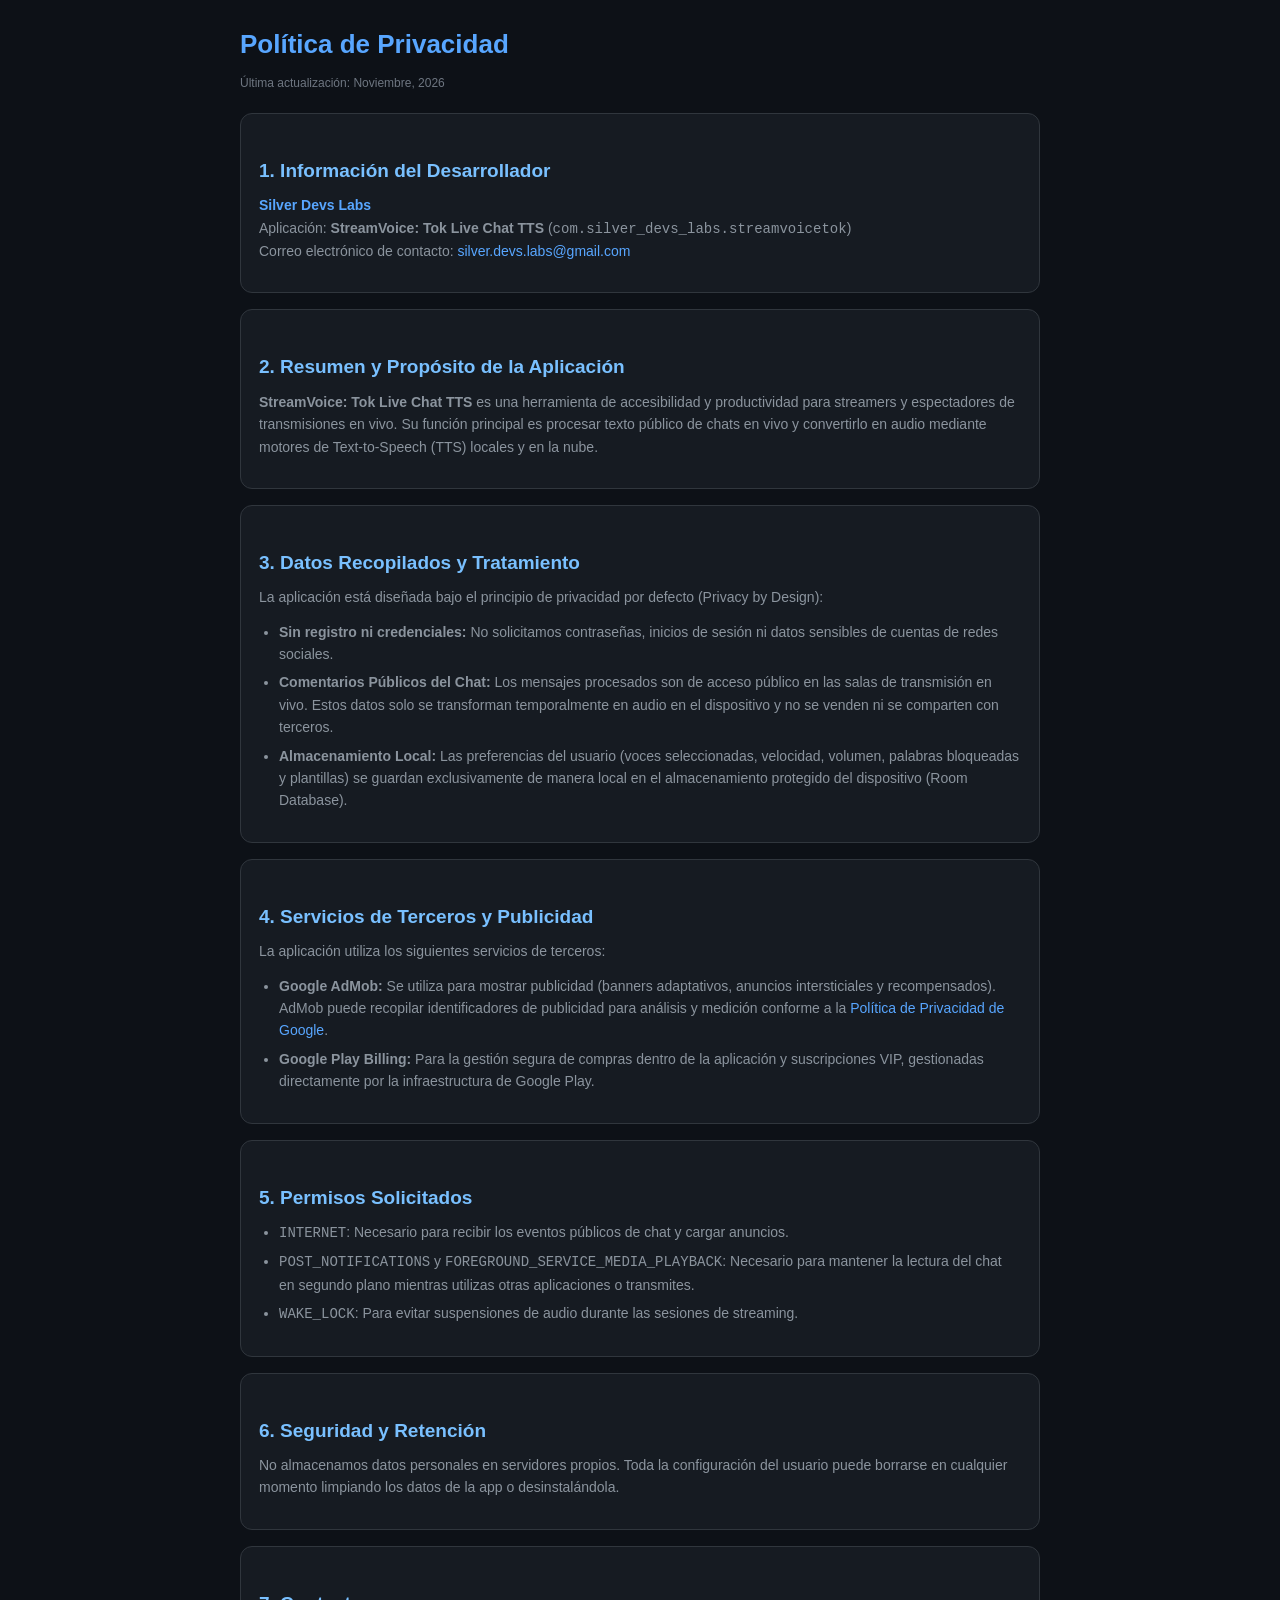
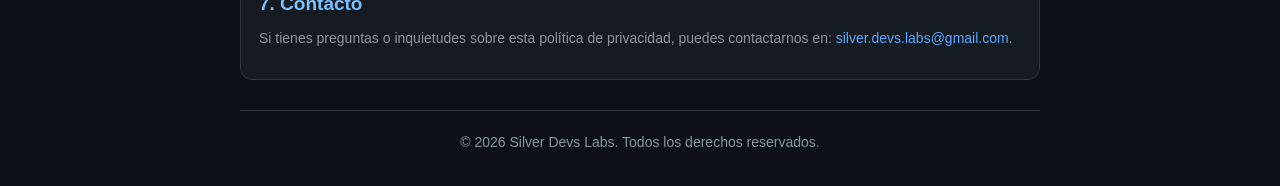
<file: privacy-streamvoicetok.html>
<!DOCTYPE html>
<html lang="es">
<head>
    <meta charset="UTF-8">
    <meta name="viewport" content="width=device-width, initial-scale=1.0">
    <title>Política de Privacidad - StreamVoice: Tok Live Chat TTS</title>
    <style>
        * { margin: 0; padding: 0; box-sizing: border-box; }
        body {
            font-family: -apple-system, BlinkMacSystemFont, 'Segoe UI', Roboto, sans-serif;
            background: #0D1117;
            color: #C9D1D9;
            line-height: 1.6;
            padding: 24px;
        }
        .container { max-width: 800px; margin: 0 auto; }
        h1 { color: #58A6FF; font-size: 26px; margin-bottom: 8px; }
        h2 { color: #79C0FF; font-size: 19px; margin-top: 24px; margin-bottom: 8px; }
        p { color: #8B949E; font-size: 14px; margin-bottom: 12px; }
        .date { color: #6E7681; font-size: 12px; margin-bottom: 20px; }
        .highlight { color: #58A6FF; font-weight: bold; }
        ul { color: #8B949E; font-size: 14px; margin-left: 20px; margin-bottom: 12px; }
        li { margin-bottom: 6px; }
        a { color: #58A6FF; text-decoration: none; }
        a:hover { text-decoration: underline; }
        .section { background: #161B22; border-radius: 12px; padding: 18px; margin-bottom: 16px; border: 1px solid #30363D; }
        .footer { text-align: center; margin-top: 30px; padding-top: 20px; border-top: 1px solid #30363D; color: #6E7681; font-size: 12px; }
    </style>
</head>
<body>
    <div class="container">
        <h1>Política de Privacidad</h1>
        <p class="date">Última actualización: Noviembre, 2026</p>

        <div class="section">
            <h2>1. Información del Desarrollador</h2>
            <p><span class="highlight">Silver Devs Labs</span><br>
            Aplicación: <strong>StreamVoice: Tok Live Chat TTS</strong> (<code>com.silver_devs_labs.streamvoicetok</code>)<br>
            Correo electrónico de contacto: <a href="mailto:silver.devs.labs@gmail.com">silver.devs.labs@gmail.com</a></p>
        </div>

        <div class="section">
            <h2>2. Resumen y Propósito de la Aplicación</h2>
            <p><strong>StreamVoice: Tok Live Chat TTS</strong> es una herramienta de accesibilidad y productividad para streamers y espectadores de transmisiones en vivo. Su función principal es procesar texto público de chats en vivo y convertirlo en audio mediante motores de Text-to-Speech (TTS) locales y en la nube.</p>
        </div>

        <div class="section">
            <h2>3. Datos Recopilados y Tratamiento</h2>
            <p>La aplicación está diseñada bajo el principio de privacidad por defecto (Privacy by Design):</p>
            <ul>
                <li><strong>Sin registro ni credenciales:</strong> No solicitamos contraseñas, inicios de sesión ni datos sensibles de cuentas de redes sociales.</li>
                <li><strong>Comentarios Públicos del Chat:</strong> Los mensajes procesados son de acceso público en las salas de transmisión en vivo. Estos datos solo se transforman temporalmente en audio en el dispositivo y no se venden ni se comparten con terceros.</li>
                <li><strong>Almacenamiento Local:</strong> Las preferencias del usuario (voces seleccionadas, velocidad, volumen, palabras bloqueadas y plantillas) se guardan exclusivamente de manera local en el almacenamiento protegido del dispositivo (Room Database).</li>
            </ul>
        </div>

        <div class="section">
            <h2>4. Servicios de Terceros y Publicidad</h2>
            <p>La aplicación utiliza los siguientes servicios de terceros:</p>
            <ul>
                <li><strong>Google AdMob:</strong> Se utiliza para mostrar publicidad (banners adaptativos, anuncios intersticiales y recompensados). AdMob puede recopilar identificadores de publicidad para análisis y medición conforme a la <a href="https://policies.google.com/privacy" target="_blank" rel="noopener">Política de Privacidad de Google</a>.</li>
                <li><strong>Google Play Billing:</strong> Para la gestión segura de compras dentro de la aplicación y suscripciones VIP, gestionadas directamente por la infraestructura de Google Play.</li>
            </ul>
        </div>

        <div class="section">
            <h2>5. Permisos Solicitados</h2>
            <ul>
                <li><code>INTERNET</code>: Necesario para recibir los eventos públicos de chat y cargar anuncios.</li>
                <li><code>POST_NOTIFICATIONS</code> y <code>FOREGROUND_SERVICE_MEDIA_PLAYBACK</code>: Necesario para mantener la lectura del chat en segundo plano mientras utilizas otras aplicaciones o transmites.</li>
                <li><code>WAKE_LOCK</code>: Para evitar suspensiones de audio durante las sesiones de streaming.</li>
            </ul>
        </div>

        <div class="section">
            <h2>6. Seguridad y Retención</h2>
            <p>No almacenamos datos personales en servidores propios. Toda la configuración del usuario puede borrarse en cualquier momento limpiando los datos de la app o desinstalándola.</p>
        </div>

        <div class="section">
            <h2>7. Contacto</h2>
            <p>Si tienes preguntas o inquietudes sobre esta política de privacidad, puedes contactarnos en: <a href="mailto:silver.devs.labs@gmail.com">silver.devs.labs@gmail.com</a>.</p>
        </div>

        <div class="footer">
            <p>&copy; 2026 Silver Devs Labs. Todos los derechos reservados.</p>
        </div>
    </div>
</body>
</html>
</file>
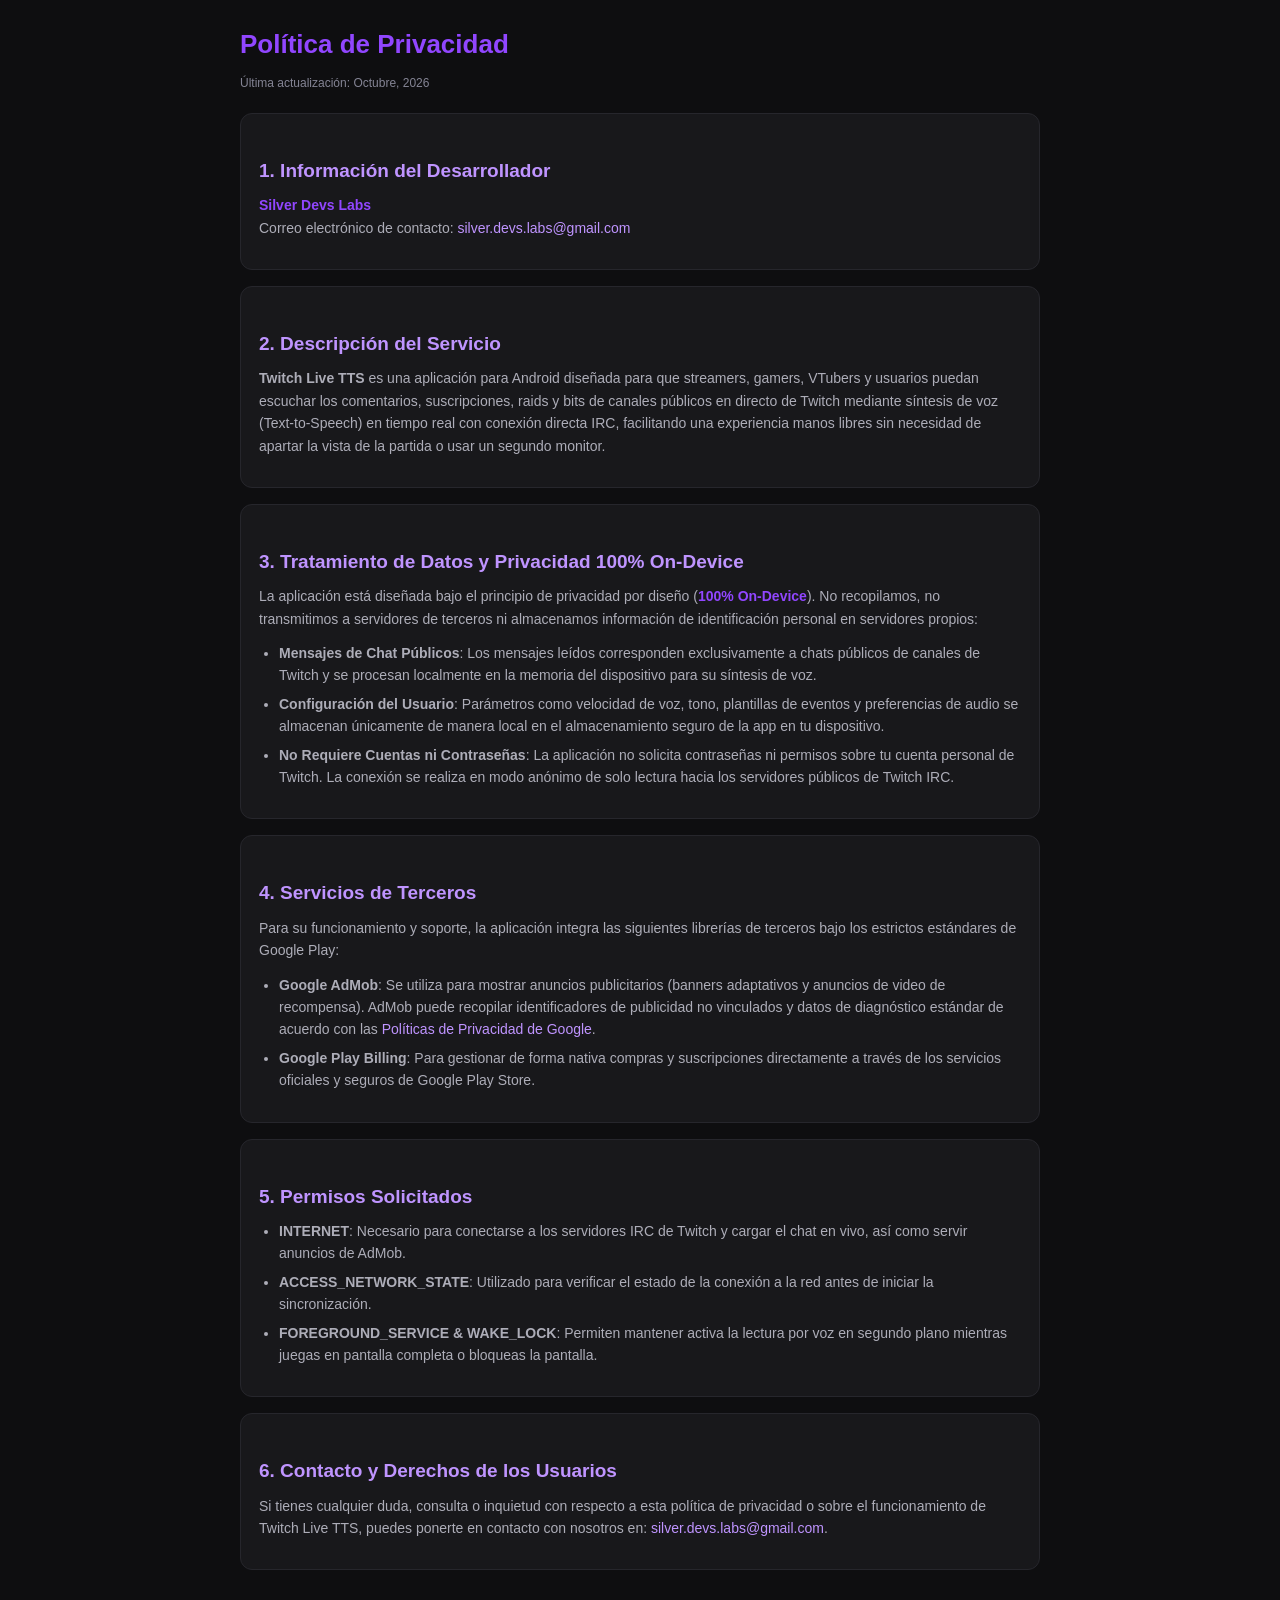
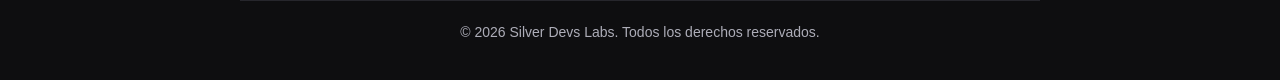
<file: privacy-twitchtts.html>
<!DOCTYPE html>
<html lang="es">
<head>
    <meta charset="UTF-8">
    <meta name="viewport" content="width=device-width, initial-scale=1.0">
    <title>Política de Privacidad - Twitch Live TTS</title>
    <style>
        * { margin: 0; padding: 0; box-sizing: border-box; }
        body {
            font-family: -apple-system, BlinkMacSystemFont, 'Segoe UI', Roboto, sans-serif;
            background: #0E0E10;
            color: #EFEFF1;
            line-height: 1.6;
            padding: 24px;
        }
        .container { max-width: 800px; margin: 0 auto; }
        h1 { color: #9146FF; font-size: 26px; margin-bottom: 8px; }
        h2 { color: #BF94FF; font-size: 19px; margin-top: 24px; margin-bottom: 8px; }
        p { color: #ADADB8; font-size: 14px; margin-bottom: 12px; }
        .date { color: #848494; font-size: 12px; margin-bottom: 20px; }
        .highlight { color: #9146FF; font-weight: bold; }
        ul { color: #ADADB8; font-size: 14px; margin-left: 20px; margin-bottom: 12px; }
        li { margin-bottom: 6px; }
        a { color: #BF94FF; text-decoration: none; }
        a:hover { text-decoration: underline; }
        .section { background: #18181B; border-radius: 12px; padding: 18px; margin-bottom: 16px; border: 1px solid #26262C; }
        .footer { text-align: center; margin-top: 30px; padding-top: 20px; border-top: 1px solid #26262C; color: #848494; font-size: 12px; }
    </style>
</head>
<body>
    <div class="container">
        <h1>Política de Privacidad</h1>
        <p class="date">Última actualización: Octubre, 2026</p>

        <div class="section">
            <h2>1. Información del Desarrollador</h2>
            <p><span class="highlight">Silver Devs Labs</span><br>
            Correo electrónico de contacto: <a href="mailto:silver.devs.labs@gmail.com">silver.devs.labs@gmail.com</a></p>
        </div>

        <div class="section">
            <h2>2. Descripción del Servicio</h2>
            <p><strong>Twitch Live TTS</strong> es una aplicación para Android diseñada para que streamers, gamers, VTubers y usuarios puedan escuchar los comentarios, suscripciones, raids y bits de canales públicos en directo de Twitch mediante síntesis de voz (Text-to-Speech) en tiempo real con conexión directa IRC, facilitando una experiencia manos libres sin necesidad de apartar la vista de la partida o usar un segundo monitor.</p>
        </div>

        <div class="section">
            <h2>3. Tratamiento de Datos y Privacidad 100% On-Device</h2>
            <p>La aplicación está diseñada bajo el principio de privacidad por diseño (<span class="highlight">100% On-Device</span>). No recopilamos, no transmitimos a servidores de terceros ni almacenamos información de identificación personal en servidores propios:</p>
            <ul>
                <li><strong>Mensajes de Chat Públicos</strong>: Los mensajes leídos corresponden exclusivamente a chats públicos de canales de Twitch y se procesan localmente en la memoria del dispositivo para su síntesis de voz.</li>
                <li><strong>Configuración del Usuario</strong>: Parámetros como velocidad de voz, tono, plantillas de eventos y preferencias de audio se almacenan únicamente de manera local en el almacenamiento seguro de la app en tu dispositivo.</li>
                <li><strong>No Requiere Cuentas ni Contraseñas</strong>: La aplicación no solicita contraseñas ni permisos sobre tu cuenta personal de Twitch. La conexión se realiza en modo anónimo de solo lectura hacia los servidores públicos de Twitch IRC.</li>
            </ul>
        </div>

        <div class="section">
            <h2>4. Servicios de Terceros</h2>
            <p>Para su funcionamiento y soporte, la aplicación integra las siguientes librerías de terceros bajo los estrictos estándares de Google Play:</p>
            <ul>
                <li><strong>Google AdMob</strong>: Se utiliza para mostrar anuncios publicitarios (banners adaptativos y anuncios de video de recompensa). AdMob puede recopilar identificadores de publicidad no vinculados y datos de diagnóstico estándar de acuerdo con las <a href="https://policies.google.com/privacy" target="_blank" rel="noopener">Políticas de Privacidad de Google</a>.</li>
                <li><strong>Google Play Billing</strong>: Para gestionar de forma nativa compras y suscripciones directamente a través de los servicios oficiales y seguros de Google Play Store.</li>
            </ul>
        </div>

        <div class="section">
            <h2>5. Permisos Solicitados</h2>
            <ul>
                <li><strong>INTERNET</strong>: Necesario para conectarse a los servidores IRC de Twitch y cargar el chat en vivo, así como servir anuncios de AdMob.</li>
                <li><strong>ACCESS_NETWORK_STATE</strong>: Utilizado para verificar el estado de la conexión a la red antes de iniciar la sincronización.</li>
                <li><strong>FOREGROUND_SERVICE &amp; WAKE_LOCK</strong>: Permiten mantener activa la lectura por voz en segundo plano mientras juegas en pantalla completa o bloqueas la pantalla.</li>
            </ul>
        </div>

        <div class="section">
            <h2>6. Contacto y Derechos de los Usuarios</h2>
            <p>Si tienes cualquier duda, consulta o inquietud con respecto a esta política de privacidad o sobre el funcionamiento de Twitch Live TTS, puedes ponerte en contacto con nosotros en: <a href="mailto:silver.devs.labs@gmail.com">silver.devs.labs@gmail.com</a>.</p>
        </div>

        <div class="footer">
            <p>&copy; 2026 Silver Devs Labs. Todos los derechos reservados.</p>
        </div>
    </div>
</body>
</html>
</file>
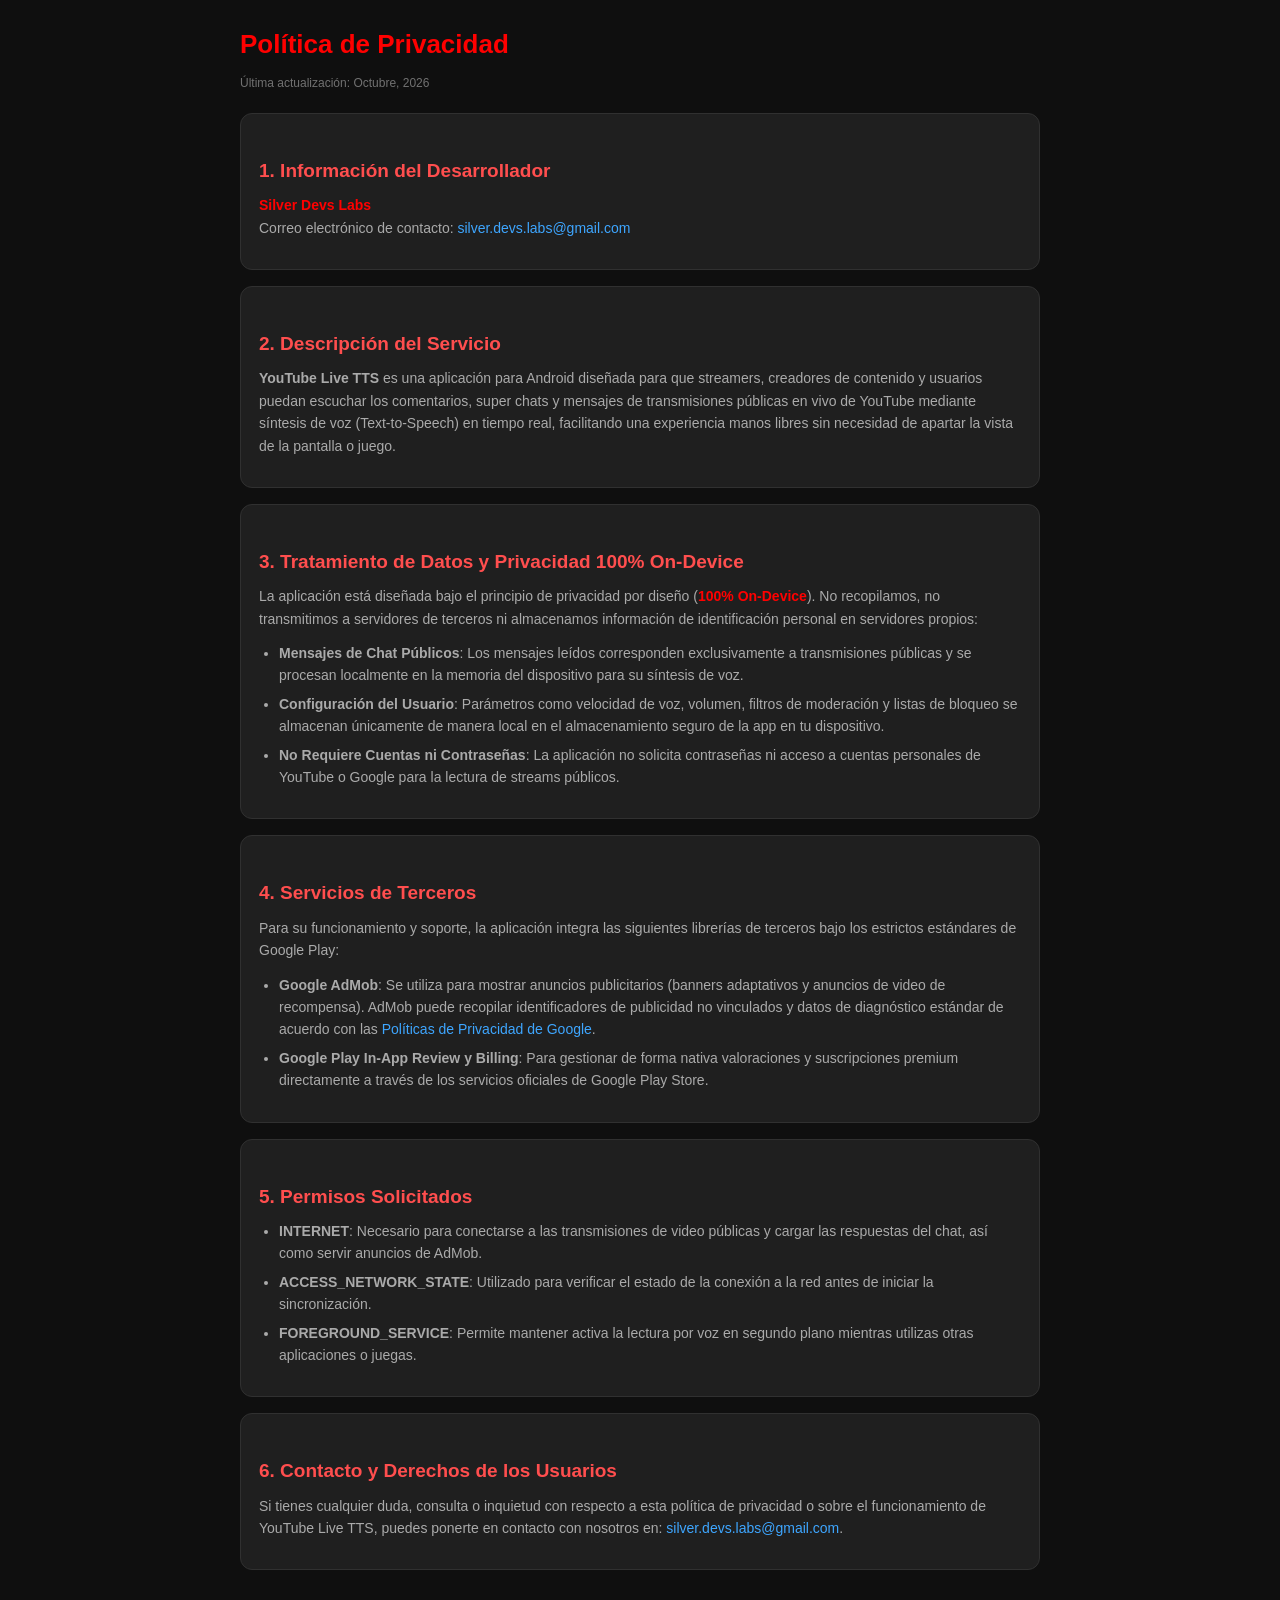
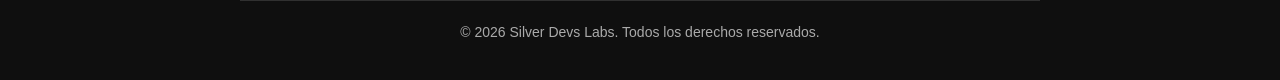
<file: privacy-youtubetts.html>
<!DOCTYPE html>
<html lang="es">
<head>
    <meta charset="UTF-8">
    <meta name="viewport" content="width=device-width, initial-scale=1.0">
    <title>Política de Privacidad - YouTube Live TTS</title>
    <style>
        * { margin: 0; padding: 0; box-sizing: border-box; }
        body {
            font-family: -apple-system, BlinkMacSystemFont, 'Segoe UI', Roboto, sans-serif;
            background: #0F0F0F;
            color: #F1F1F1;
            line-height: 1.6;
            padding: 24px;
        }
        .container { max-width: 800px; margin: 0 auto; }
        h1 { color: #FF0000; font-size: 26px; margin-bottom: 8px; }
        h2 { color: #FF4E4E; font-size: 19px; margin-top: 24px; margin-bottom: 8px; }
        p { color: #AAAAAA; font-size: 14px; margin-bottom: 12px; }
        .date { color: #717171; font-size: 12px; margin-bottom: 20px; }
        .highlight { color: #FF0000; font-weight: bold; }
        ul { color: #AAAAAA; font-size: 14px; margin-left: 20px; margin-bottom: 12px; }
        li { margin-bottom: 6px; }
        a { color: #3EA6FF; text-decoration: none; }
        a:hover { text-decoration: underline; }
        .section { background: #1F1F1F; border-radius: 12px; padding: 18px; margin-bottom: 16px; border: 1px solid #303030; }
        .footer { text-align: center; margin-top: 30px; padding-top: 20px; border-top: 1px solid #303030; color: #717171; font-size: 12px; }
    </style>
</head>
<body>
    <div class="container">
        <h1>Política de Privacidad</h1>
        <p class="date">Última actualización: Octubre, 2026</p>

        <div class="section">
            <h2>1. Información del Desarrollador</h2>
            <p><span class="highlight">Silver Devs Labs</span><br>
            Correo electrónico de contacto: <a href="mailto:silver.devs.labs@gmail.com">silver.devs.labs@gmail.com</a></p>
        </div>

        <div class="section">
            <h2>2. Descripción del Servicio</h2>
            <p><strong>YouTube Live TTS</strong> es una aplicación para Android diseñada para que streamers, creadores de contenido y usuarios puedan escuchar los comentarios, super chats y mensajes de transmisiones públicas en vivo de YouTube mediante síntesis de voz (Text-to-Speech) en tiempo real, facilitando una experiencia manos libres sin necesidad de apartar la vista de la pantalla o juego.</p>
        </div>

        <div class="section">
            <h2>3. Tratamiento de Datos y Privacidad 100% On-Device</h2>
            <p>La aplicación está diseñada bajo el principio de privacidad por diseño (<span class="highlight">100% On-Device</span>). No recopilamos, no transmitimos a servidores de terceros ni almacenamos información de identificación personal en servidores propios:</p>
            <ul>
                <li><strong>Mensajes de Chat Públicos</strong>: Los mensajes leídos corresponden exclusivamente a transmisiones públicas y se procesan localmente en la memoria del dispositivo para su síntesis de voz.</li>
                <li><strong>Configuración del Usuario</strong>: Parámetros como velocidad de voz, volumen, filtros de moderación y listas de bloqueo se almacenan únicamente de manera local en el almacenamiento seguro de la app en tu dispositivo.</li>
                <li><strong>No Requiere Cuentas ni Contraseñas</strong>: La aplicación no solicita contraseñas ni acceso a cuentas personales de YouTube o Google para la lectura de streams públicos.</li>
            </ul>
        </div>

        <div class="section">
            <h2>4. Servicios de Terceros</h2>
            <p>Para su funcionamiento y soporte, la aplicación integra las siguientes librerías de terceros bajo los estrictos estándares de Google Play:</p>
            <ul>
                <li><strong>Google AdMob</strong>: Se utiliza para mostrar anuncios publicitarios (banners adaptativos y anuncios de video de recompensa). AdMob puede recopilar identificadores de publicidad no vinculados y datos de diagnóstico estándar de acuerdo con las <a href="https://policies.google.com/privacy" target="_blank" rel="noopener">Políticas de Privacidad de Google</a>.</li>
                <li><strong>Google Play In-App Review y Billing</strong>: Para gestionar de forma nativa valoraciones y suscripciones premium directamente a través de los servicios oficiales de Google Play Store.</li>
            </ul>
        </div>

        <div class="section">
            <h2>5. Permisos Solicitados</h2>
            <ul>
                <li><strong>INTERNET</strong>: Necesario para conectarse a las transmisiones de video públicas y cargar las respuestas del chat, así como servir anuncios de AdMob.</li>
                <li><strong>ACCESS_NETWORK_STATE</strong>: Utilizado para verificar el estado de la conexión a la red antes de iniciar la sincronización.</li>
                <li><strong>FOREGROUND_SERVICE</strong>: Permite mantener activa la lectura por voz en segundo plano mientras utilizas otras aplicaciones o juegas.</li>
            </ul>
        </div>

        <div class="section">
            <h2>6. Contacto y Derechos de los Usuarios</h2>
            <p>Si tienes cualquier duda, consulta o inquietud con respecto a esta política de privacidad o sobre el funcionamiento de YouTube Live TTS, puedes ponerte en contacto con nosotros en: <a href="mailto:silver.devs.labs@gmail.com">silver.devs.labs@gmail.com</a>.</p>
        </div>

        <div class="footer">
            <p>&copy; 2026 Silver Devs Labs. Todos los derechos reservados.</p>
        </div>
    </div>
</body>
</html>
</file>
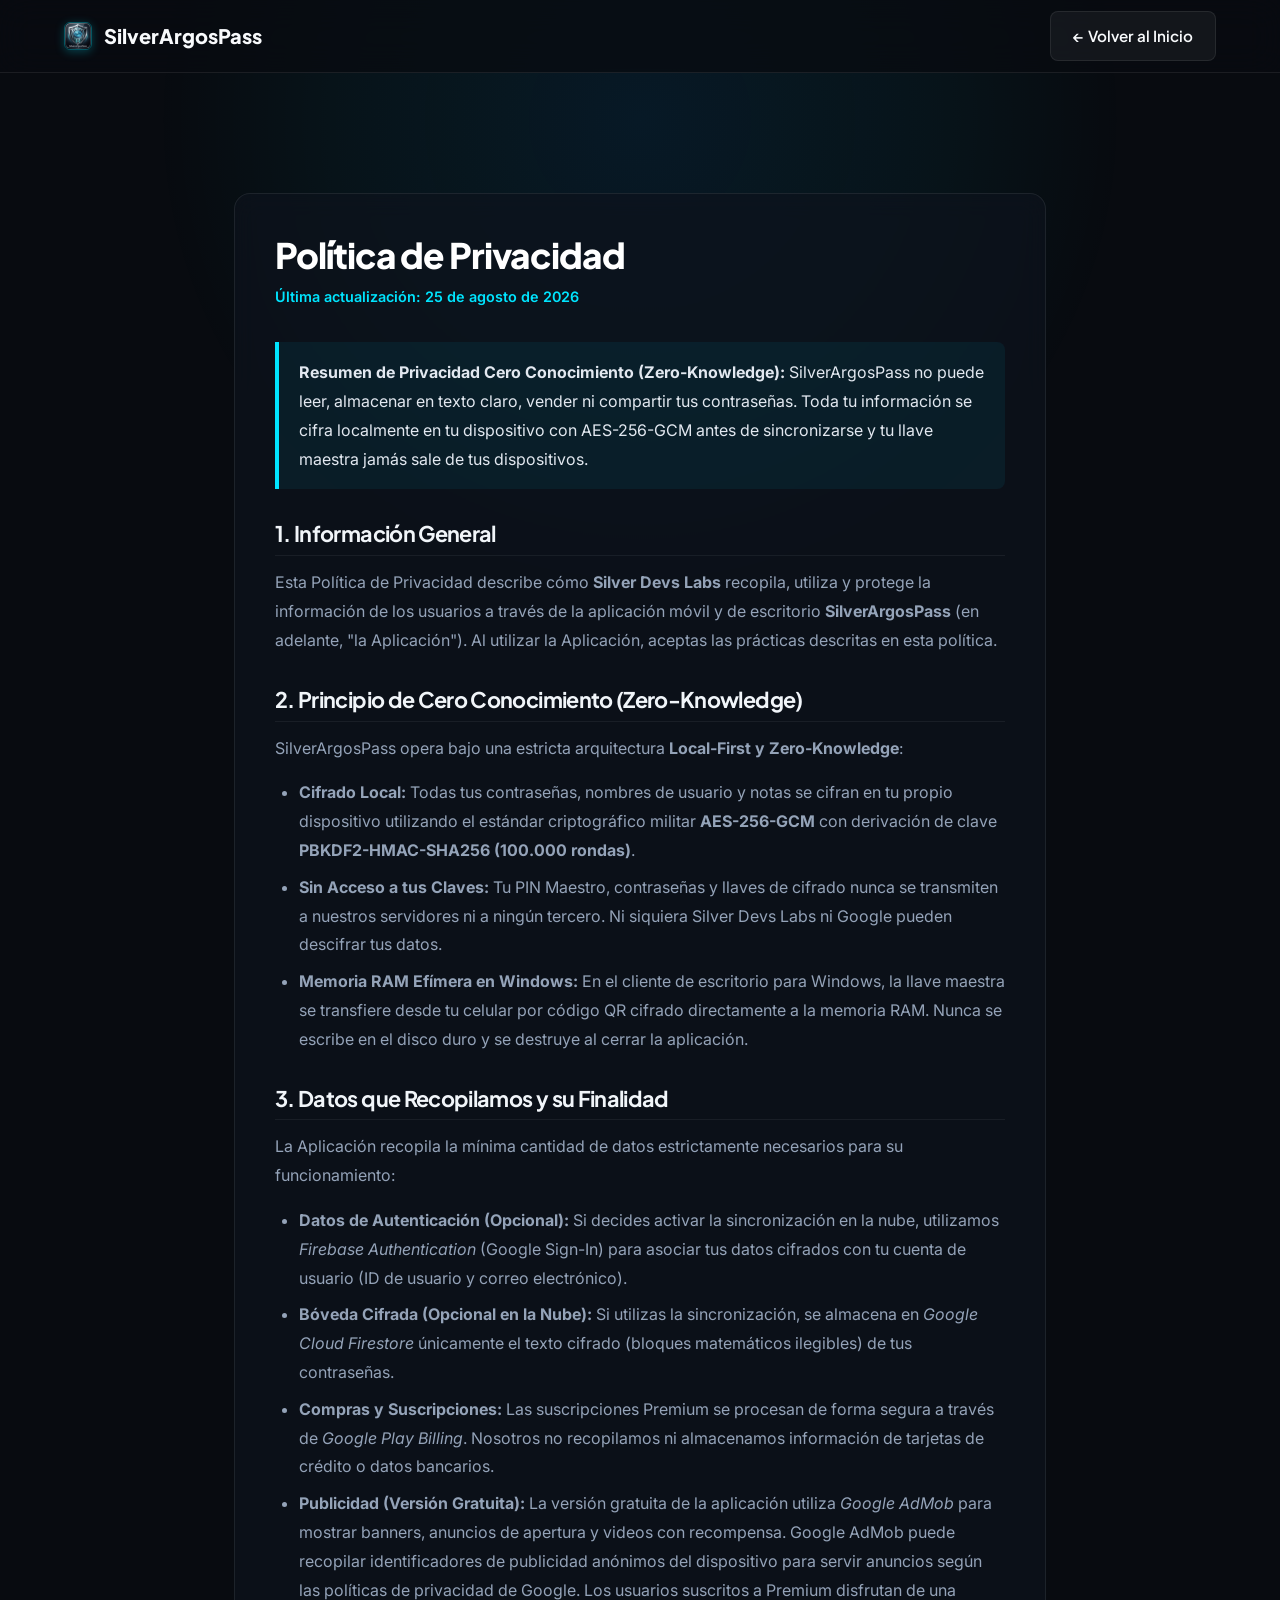
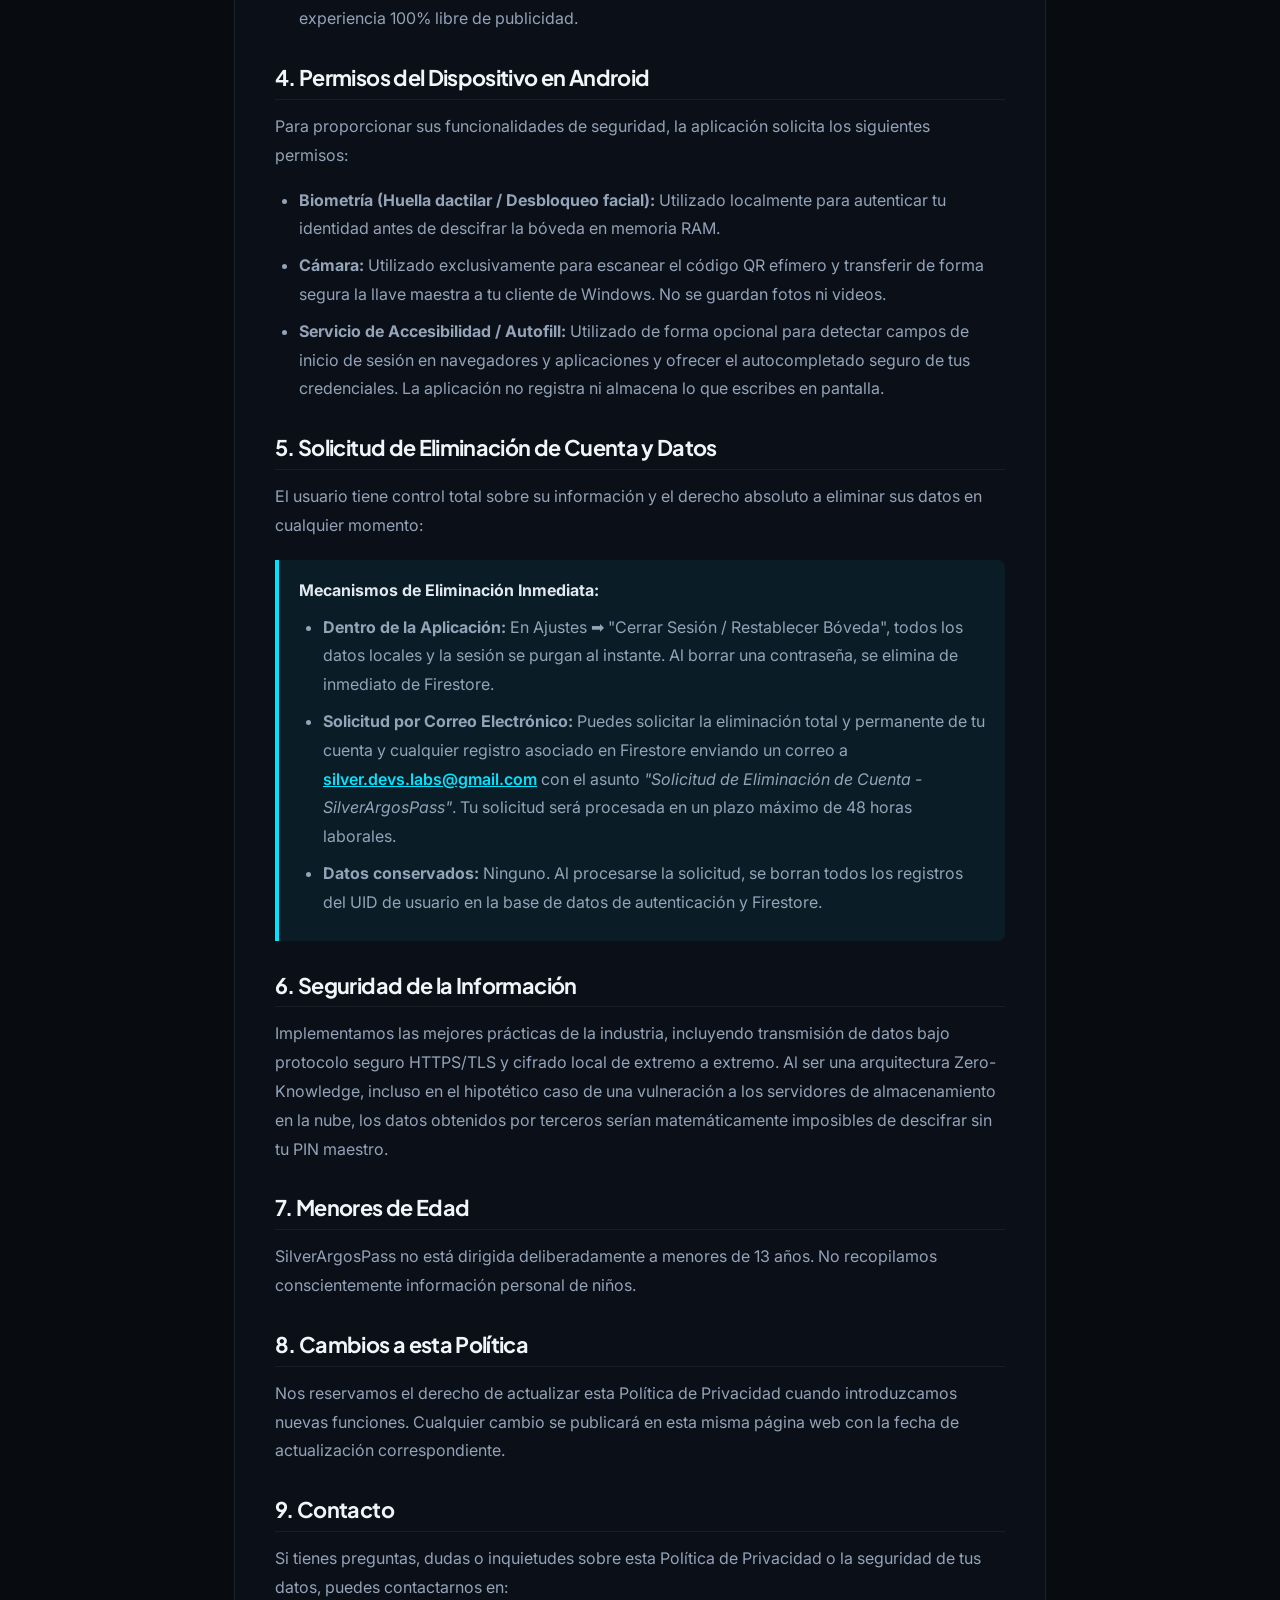
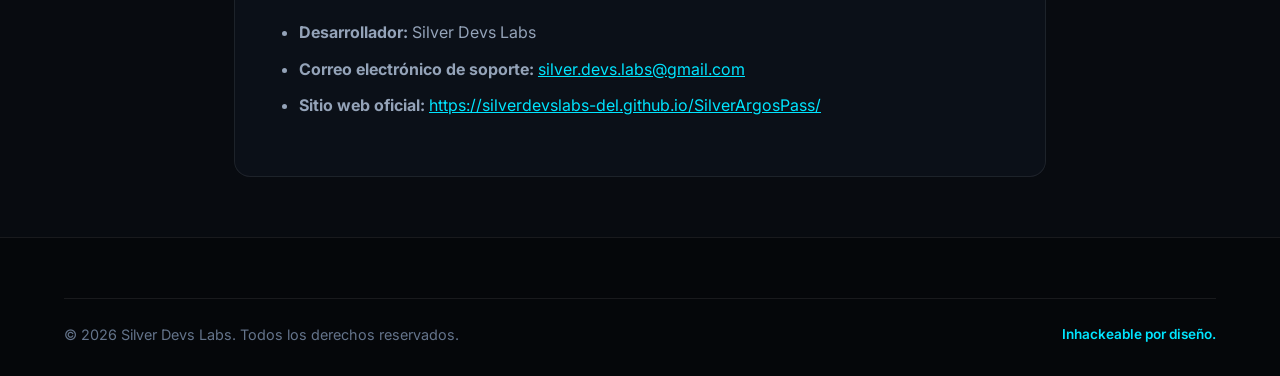
<file: SilverArgosPass/privacy.html>
<!DOCTYPE html>
<html lang="es">
<head>
  <meta charset="UTF-8">
  <meta name="viewport" content="width=device-width, initial-scale=1.0">
  <title>Política de Privacidad | SilverArgosPass</title>
  <meta name="description" content="Política de privacidad de SilverArgosPass por Silver Devs Labs. Arquitectura Zero-Knowledge, protección de datos y términos de seguridad.">
  <meta name="theme-color" content="#080B10">

  <!-- Google Fonts -->
  <link rel="preconnect" href="https://fonts.googleapis.com">
  <link rel="preconnect" href="https://fonts.gstatic.com" crossorigin>
  <link href="https://fonts.googleapis.com/css2?family=Inter:wght@400;500;600;700&family=Plus+Jakarta+Sans:wght@600;700;800&display=swap" rel="stylesheet">
  
  <link rel="stylesheet" href="styles.css">
  <link rel="icon" type="image/png" href="app-icon.png">
  <style>
    .privacy-content {
      max-width: 860px;
      margin: 120px auto 60px;
      padding: 0 24px;
      color: var(--text-light, #E2E8F0);
      line-height: 1.8;
    }
    .privacy-card {
      background: rgba(14, 19, 29, 0.7);
      border: 1px solid rgba(255, 255, 255, 0.08);
      border-radius: 16px;
      padding: 40px;
      backdrop-filter: blur(12px);
    }
    .privacy-content h1 {
      font-size: 2.2rem;
      font-weight: 800;
      color: #FFFFFF;
      margin-bottom: 8px;
    }
    .privacy-content .last-updated {
      color: var(--accent-cyan, #06B6D4);
      font-size: 0.9rem;
      font-weight: 600;
      margin-bottom: 32px;
    }
    .privacy-content h2 {
      font-size: 1.35rem;
      font-weight: 700;
      color: #F1F5F9;
      margin-top: 32px;
      margin-bottom: 12px;
      border-bottom: 1px solid rgba(255, 255, 255, 0.06);
      padding-bottom: 8px;
    }
    .privacy-content p {
      margin-bottom: 16px;
      color: #94A3B8;
    }
    .privacy-content ul {
      margin-bottom: 16px;
      padding-left: 24px;
      color: #94A3B8;
    }
    .privacy-content li {
      margin-bottom: 8px;
    }
    .highlight-box {
      background: rgba(6, 182, 212, 0.08);
      border-left: 4px solid var(--accent-cyan, #06B6D4);
      padding: 16px 20px;
      border-radius: 0 8px 8px 0;
      margin: 20px 0;
    }
    .highlight-box p {
      margin: 0;
      color: #E2E8F0;
    }
  </style>
</head>
<body>

  <div class="bg-glow"></div>

  <!-- Header -->
  <header class="header">
    <div class="container">
      <nav class="nav">
        <a href="index.html" class="logo">
          <img src="app-icon.png" alt="SilverArgosPass Icon" class="logo-img">
          <span>SilverArgosPass</span>
        </a>
        <div class="nav-actions">
          <a href="index.html" class="btn btn-secondary">
            <span>← Volver al Inicio</span>
          </a>
        </div>
      </nav>
    </div>
  </header>

  <!-- Main Content -->
  <main class="privacy-content">
    <div class="privacy-card">
      <h1>Política de Privacidad</h1>
      <div class="last-updated">Última actualización: 25 de agosto de 2026</div>

      <div class="highlight-box">
        <p><strong>Resumen de Privacidad Cero Conocimiento (Zero-Knowledge):</strong> SilverArgosPass no puede leer, almacenar en texto claro, vender ni compartir tus contraseñas. Toda tu información se cifra localmente en tu dispositivo con AES-256-GCM antes de sincronizarse y tu llave maestra jamás sale de tus dispositivos.</p>
      </div>

      <h2>1. Información General</h2>
      <p>Esta Política de Privacidad describe cómo <strong>Silver Devs Labs</strong> recopila, utiliza y protege la información de los usuarios a través de la aplicación móvil y de escritorio <strong>SilverArgosPass</strong> (en adelante, "la Aplicación"). Al utilizar la Aplicación, aceptas las prácticas descritas en esta política.</p>

      <h2>2. Principio de Cero Conocimiento (Zero-Knowledge)</h2>
      <p>SilverArgosPass opera bajo una estricta arquitectura <strong>Local-First y Zero-Knowledge</strong>:</p>
      <ul>
        <li><strong>Cifrado Local:</strong> Todas tus contraseñas, nombres de usuario y notas se cifran en tu propio dispositivo utilizando el estándar criptográfico militar <strong>AES-256-GCM</strong> con derivación de clave <strong>PBKDF2-HMAC-SHA256 (100.000 rondas)</strong>.</li>
        <li><strong>Sin Acceso a tus Claves:</strong> Tu PIN Maestro, contraseñas y llaves de cifrado nunca se transmiten a nuestros servidores ni a ningún tercero. Ni siquiera Silver Devs Labs ni Google pueden descifrar tus datos.</li>
        <li><strong>Memoria RAM Efímera en Windows:</strong> En el cliente de escritorio para Windows, la llave maestra se transfiere desde tu celular por código QR cifrado directamente a la memoria RAM. Nunca se escribe en el disco duro y se destruye al cerrar la aplicación.</li>
      </ul>

      <h2>3. Datos que Recopilamos y su Finalidad</h2>
      <p>La Aplicación recopila la mínima cantidad de datos estrictamente necesarios para su funcionamiento:</p>
      <ul>
        <li><strong>Datos de Autenticación (Opcional):</strong> Si decides activar la sincronización en la nube, utilizamos <em>Firebase Authentication</em> (Google Sign-In) para asociar tus datos cifrados con tu cuenta de usuario (ID de usuario y correo electrónico).</li>
        <li><strong>Bóveda Cifrada (Opcional en la Nube):</strong> Si utilizas la sincronización, se almacena en <em>Google Cloud Firestore</em> únicamente el texto cifrado (bloques matemáticos ilegibles) de tus contraseñas.</li>
        <li><strong>Compras y Suscripciones:</strong> Las suscripciones Premium se procesan de forma segura a través de <em>Google Play Billing</em>. Nosotros no recopilamos ni almacenamos información de tarjetas de crédito o datos bancarios.</li>
        <li><strong>Publicidad (Versión Gratuita):</strong> La versión gratuita de la aplicación utiliza <em>Google AdMob</em> para mostrar banners, anuncios de apertura y videos con recompensa. Google AdMob puede recopilar identificadores de publicidad anónimos del dispositivo para servir anuncios según las políticas de privacidad de Google. Los usuarios suscritos a Premium disfrutan de una experiencia 100% libre de publicidad.</li>
      </ul>

      <h2>4. Permisos del Dispositivo en Android</h2>
      <p>Para proporcionar sus funcionalidades de seguridad, la aplicación solicita los siguientes permisos:</p>
      <ul>
        <li><strong>Biometría (Huella dactilar / Desbloqueo facial):</strong> Utilizado localmente para autenticar tu identidad antes de descifrar la bóveda en memoria RAM.</li>
        <li><strong>Cámara:</strong> Utilizado exclusivamente para escanear el código QR efímero y transferir de forma segura la llave maestra a tu cliente de Windows. No se guardan fotos ni videos.</li>
        <li><strong>Servicio de Accesibilidad / Autofill:</strong> Utilizado de forma opcional para detectar campos de inicio de sesión en navegadores y aplicaciones y ofrecer el autocompletado seguro de tus credenciales. La aplicación no registra ni almacena lo que escribes en pantalla.</li>
      </ul>

      <h2 id="eliminacion-datos">5. Solicitud de Eliminación de Cuenta y Datos</h2>
      <p>El usuario tiene control total sobre su información y el derecho absoluto a eliminar sus datos en cualquier momento:</p>
      <div class="highlight-box">
        <p><strong>Mecanismos de Eliminación Inmediata:</strong></p>
        <ul style="margin-top: 8px; margin-bottom: 0;">
          <li><strong>Dentro de la Aplicación:</strong> En Ajustes ➡️ "Cerrar Sesión / Restablecer Bóveda", todos los datos locales y la sesión se purgan al instante. Al borrar una contraseña, se elimina de inmediato de Firestore.</li>
          <li><strong>Solicitud por Correo Electrónico:</strong> Puedes solicitar la eliminación total y permanente de tu cuenta y cualquier registro asociado en Firestore enviando un correo a <a href="mailto:silver.devs.labs@gmail.com?subject=Solicitud%20de%20Eliminación%20de%20Cuenta%20-%20SilverArgosPass" style="color: var(--accent-cyan); font-weight: 600;">silver.devs.labs@gmail.com</a> con el asunto <em>"Solicitud de Eliminación de Cuenta - SilverArgosPass"</em>. Tu solicitud será procesada en un plazo máximo de 48 horas laborales.</li>
          <li><strong>Datos conservados:</strong> Ninguno. Al procesarse la solicitud, se borran todos los registros del UID de usuario en la base de datos de autenticación y Firestore.</li>
        </ul>
      </div>

      <h2>6. Seguridad de la Información</h2>
      <p>Implementamos las mejores prácticas de la industria, incluyendo transmisión de datos bajo protocolo seguro HTTPS/TLS y cifrado local de extremo a extremo. Al ser una arquitectura Zero-Knowledge, incluso en el hipotético caso de una vulneración a los servidores de almacenamiento en la nube, los datos obtenidos por terceros serían matemáticamente imposibles de descifrar sin tu PIN maestro.</p>

      <h2>7. Menores de Edad</h2>
      <p>SilverArgosPass no está dirigida deliberadamente a menores de 13 años. No recopilamos conscientemente información personal de niños.</p>

      <h2>8. Cambios a esta Política</h2>
      <p>Nos reservamos el derecho de actualizar esta Política de Privacidad cuando introduzcamos nuevas funciones. Cualquier cambio se publicará en esta misma página web con la fecha de actualización correspondiente.</p>

      <h2>9. Contacto</h2>
      <p>Si tienes preguntas, dudas o inquietudes sobre esta Política de Privacidad o la seguridad de tus datos, puedes contactarnos en:</p>
      <ul>
        <li><strong>Desarrollador:</strong> Silver Devs Labs</li>
        <li><strong>Correo electrónico de soporte:</strong> <a href="mailto:silver.devs.labs@gmail.com" style="color: var(--accent-cyan);">silver.devs.labs@gmail.com</a></li>
        <li><strong>Sitio web oficial:</strong> <a href="https://silverdevslabs-del.github.io/SilverArgosPass/" style="color: var(--accent-cyan);">https://silverdevslabs-del.github.io/SilverArgosPass/</a></li>
      </ul>
    </div>
  </main>

  <!-- Footer -->
  <footer class="footer">
    <div class="container">
      <div class="footer-bottom">
        <div>© 2026 Silver Devs Labs. Todos los derechos reservados.</div>
        <div style="color: var(--accent-cyan); font-weight: 600; font-size: 0.85rem;">Inhackeable por diseño.</div>
      </div>
    </div>
  </footer>

</body>
</html>
</file>
<file: SilverArgosPass/styles.css>
:root {
  --bg-primary: #080B10;
  --bg-secondary: #0E131D;
  --bg-card: rgba(18, 24, 38, 0.7);
  --bg-card-hover: rgba(26, 35, 54, 0.85);
  --border-subtle: rgba(255, 255, 255, 0.08);
  --border-active: rgba(0, 229, 255, 0.3);
  --text-main: #F8FAFC;
  --text-muted: #94A3B8;
  --text-dim: #64748B;
  --accent-cyan: #00E5FF;
  --accent-cyan-glow: rgba(0, 229, 255, 0.15);
  --accent-blue: #0284C7;
  --accent-gold: #F59E0B;
  --accent-green: #10B981;
  --font-heading: 'Plus Jakarta Sans', system-ui, -apple-system, sans-serif;
  --font-body: 'Inter', system-ui, -apple-system, sans-serif;
  --radius-sm: 8px;
  --radius-md: 14px;
  --radius-lg: 20px;
  --radius-full: 9999px;
  --shadow-card: 0 10px 30px -10px rgba(0, 0, 0, 0.5);
  --transition: all 0.25s cubic-bezier(0.16, 1, 0.3, 1);
}

*, *::before, *::after {
  box-sizing: border-box;
  margin: 0;
  padding: 0;
}

html {
  scroll-behavior: smooth;
  color-scheme: dark;
}

body {
  background-color: var(--bg-primary);
  color: var(--text-main);
  font-family: var(--font-body);
  line-height: 1.6;
  overflow-x: hidden;
  -webkit-font-smoothing: antialiased;
}

/* Background Atmosphere */
.bg-glow {
  position: fixed;
  top: 0;
  left: 50%;
  transform: translateX(-50%);
  width: 1000px;
  height: 600px;
  background: radial-gradient(circle at 50% 20%, rgba(2, 132, 199, 0.12) 0%, rgba(0, 229, 255, 0.04) 45%, transparent 70%);
  pointer-events: none;
  z-index: -1;
}

.container {
  width: 100%;
  max-width: 1200px;
  margin: 0 auto;
  padding: 0 24px;
}

/* Typography */
h1, h2, h3, h4 {
  font-family: var(--font-heading);
  letter-spacing: -0.03em;
  font-weight: 700;
  line-height: 1.2;
}

/* Header & Nav */
.header {
  position: sticky;
  top: 0;
  z-index: 100;
  backdrop-filter: blur(16px);
  -webkit-backdrop-filter: blur(16px);
  background: rgba(8, 11, 16, 0.75);
  border-bottom: 1px solid var(--border-subtle);
  transition: var(--transition);
}

.nav {
  display: flex;
  align-items: center;
  justify-content: space-between;
  height: 72px;
}

.logo {
  display: flex;
  align-items: center;
  gap: 12px;
  text-decoration: none;
  color: var(--text-main);
  font-family: var(--font-heading);
  font-weight: 800;
  font-size: 1.25rem;
}

.logo-img {
  width: 28px;
  height: 28px;
  border-radius: 6px;
  object-fit: contain;
  border: 1px solid rgba(0, 229, 255, 0.35);
  box-shadow: 0 2px 10px rgba(0, 229, 255, 0.25);
  transition: var(--transition);
}

.logo:hover .logo-img {
  transform: scale(1.08);
  border-color: var(--accent-cyan);
  box-shadow: 0 4px 14px rgba(0, 229, 255, 0.45);
}

.nav-links {
  display: flex;
  align-items: center;
  gap: 32px;
  list-style: none;
}

.nav-links a {
  text-decoration: none;
  color: var(--text-muted);
  font-size: 0.95rem;
  font-weight: 500;
  transition: var(--transition);
}

.nav-links a:hover {
  color: var(--text-main);
}

.nav-actions {
  display: flex;
  align-items: center;
  gap: 16px;
}

/* Buttons */
.btn {
  display: inline-flex;
  align-items: center;
  justify-content: center;
  gap: 8px;
  padding: 12px 22px;
  border-radius: var(--radius-sm);
  font-family: var(--font-heading);
  font-size: 0.95rem;
  font-weight: 600;
  text-decoration: none;
  cursor: pointer;
  transition: var(--transition);
  border: none;
}

.btn-primary {
  background: linear-gradient(180deg, #00E5FF, #0284C7);
  color: #030811;
  box-shadow: 0 4px 20px rgba(0, 229, 255, 0.25);
}

.btn-primary:hover {
  transform: translateY(-2px);
  box-shadow: 0 6px 25px rgba(0, 229, 255, 0.4);
  filter: brightness(1.08);
}

.btn-playstore {
  background: linear-gradient(135deg, #00E5FF 0%, #00FF88 100%);
  color: #030811 !important;
  font-weight: 700;
  box-shadow: 0 4px 24px rgba(0, 229, 255, 0.4), 0 0 12px rgba(0, 255, 136, 0.3);
  position: relative;
  overflow: hidden;
}

.btn-playstore:hover {
  transform: translateY(-2px) scale(1.02);
  box-shadow: 0 8px 30px rgba(0, 229, 255, 0.55), 0 0 20px rgba(0, 255, 136, 0.5);
  filter: brightness(1.05);
}

.btn-secondary {
  background: rgba(255, 255, 255, 0.05);
  color: var(--text-main);
  border: 1px solid var(--border-subtle);
}

.btn-secondary:hover {
  background: rgba(255, 255, 255, 0.1);
  border-color: rgba(255, 255, 255, 0.2);
  transform: translateY(-2px);
}

.btn-lg {
  padding: 16px 30px;
  font-size: 1.05rem;
  border-radius: var(--radius-md);
}

/* Hero Section */
.hero {
  padding: 100px 0 80px;
  text-align: center;
  position: relative;
}

.badge {
  display: inline-flex;
  align-items: center;
  gap: 8px;
  padding: 6px 14px;
  background: rgba(0, 229, 255, 0.08);
  border: 1px solid rgba(0, 229, 255, 0.25);
  border-radius: var(--radius-full);
  color: var(--accent-cyan);
  font-size: 0.85rem;
  font-weight: 600;
  margin-bottom: 24px;
}

.hero-title {
  font-size: clamp(2.5rem, 6vw, 4.2rem);
  max-width: 900px;
  margin: 0 auto 20px;
  background: linear-gradient(180deg, #FFFFFF 40%, #94A3B8 100%);
  -webkit-background-clip: text;
  -webkit-text-fill-color: transparent;
}

.hero-subtitle {
  font-size: clamp(1.1rem, 2vw, 1.35rem);
  color: var(--text-muted);
  max-width: 720px;
  margin: 0 auto 36px;
  font-weight: 400;
}

.hero-cta-group {
  display: flex;
  align-items: center;
  justify-content: center;
  gap: 16px;
  flex-wrap: wrap;
  margin-bottom: 20px;
}

.hero-info-text {
  font-size: 0.88rem;
  color: var(--text-dim);
  display: flex;
  align-items: center;
  justify-content: center;
  gap: 16px;
}

.hero-info-text span {
  display: inline-flex;
  align-items: center;
  gap: 6px;
}

.smartscreen-notice {
  margin-top: 14px;
  font-size: 0.82rem;
  color: var(--text-dim);
  display: flex;
  align-items: center;
  justify-content: center;
  gap: 6px;
}

.smartscreen-notice svg {
  color: var(--accent-cyan);
  flex-shrink: 0;
}

/* Hero Showcase Card */
.hero-showcase {
  margin-top: 60px;
  padding: 16px;
  background: var(--bg-card);
  border: 1px solid var(--border-subtle);
  border-radius: var(--radius-lg);
  box-shadow: var(--shadow-card);
  backdrop-filter: blur(20px);
}

.showcase-inner {
  background: var(--bg-secondary);
  border-radius: var(--radius-md);
  border: 1px solid var(--border-subtle);
  padding: 40px;
  display: grid;
  grid-template-columns: 1fr 1fr;
  gap: 32px;
  align-items: center;
  text-align: left;
}

.showcase-feature-item {
  display: flex;
  gap: 16px;
  margin-bottom: 20px;
}

.showcase-icon {
  width: 44px;
  height: 44px;
  border-radius: var(--radius-sm);
  background: rgba(0, 229, 255, 0.1);
  border: 1px solid rgba(0, 229, 255, 0.2);
  display: flex;
  align-items: center;
  justify-content: center;
  color: var(--accent-cyan);
  flex-shrink: 0;
}

.showcase-visual {
  background: #0B0E14;
  border: 1px solid rgba(255, 255, 255, 0.1);
  border-radius: var(--radius-md);
  padding: 24px;
  position: relative;
  overflow: hidden;
}

.vault-mock {
  display: flex;
  flex-direction: column;
  gap: 12px;
}

.vault-item {
  background: rgba(255, 255, 255, 0.03);
  border: 1px solid var(--border-subtle);
  border-radius: var(--radius-sm);
  padding: 12px 16px;
  display: flex;
  align-items: center;
  justify-content: space-between;
}

.vault-item-left {
  display: flex;
  align-items: center;
  gap: 12px;
}

.vault-app-icon {
  width: 28px;
  height: 28px;
  border-radius: 6px;
  background: #1E293B;
  display: flex;
  align-items: center;
  justify-content: center;
  font-size: 0.8rem;
  font-weight: bold;
}

.vault-tag {
  font-size: 0.75rem;
  padding: 4px 8px;
  border-radius: 4px;
  background: rgba(16, 185, 129, 0.1);
  color: var(--accent-green);
  border: 1px solid rgba(16, 185, 129, 0.2);
}

/* Sections General */
.section {
  padding: 100px 0;
  position: relative;
}

.section-header {
  text-align: center;
  max-width: 700px;
  margin: 0 auto 60px;
}

.section-tag {
  color: var(--accent-cyan);
  font-weight: 700;
  font-size: 0.85rem;
  text-transform: uppercase;
  letter-spacing: 0.1em;
  margin-bottom: 12px;
  display: block;
}

.section-title {
  font-size: clamp(2rem, 4vw, 2.8rem);
  margin-bottom: 16px;
}

.section-desc {
  color: var(--text-muted);
  font-size: 1.1rem;
}

/* Grid Cards (Pillars) */
.pillars-grid {
  display: grid;
  grid-template-columns: repeat(auto-fit, minmax(260px, 1fr));
  gap: 24px;
}

.card {
  background: var(--bg-card);
  border: 1px solid var(--border-subtle);
  border-radius: var(--radius-md);
  padding: 32px 24px;
  backdrop-filter: blur(12px);
  transition: var(--transition);
}

.card:hover {
  background: var(--bg-card-hover);
  border-color: rgba(255, 255, 255, 0.16);
  transform: translateY(-4px);
}

.card-icon {
  width: 52px;
  height: 52px;
  border-radius: var(--radius-sm);
  background: rgba(2, 132, 199, 0.12);
  border: 1px solid rgba(2, 132, 199, 0.25);
  display: flex;
  align-items: center;
  justify-content: center;
  color: var(--accent-cyan);
  margin-bottom: 20px;
}

.card-title {
  font-size: 1.3rem;
  margin-bottom: 12px;
}

.card-desc {
  color: var(--text-muted);
  font-size: 0.95rem;
  line-height: 1.6;
}

/* Comparison Table */
.comparison-table-wrapper {
  background: var(--bg-card);
  border: 1px solid var(--border-subtle);
  border-radius: var(--radius-lg);
  overflow: hidden;
  box-shadow: var(--shadow-card);
}

.table-responsive {
  width: 100%;
  overflow-x: auto;
}

.comparison-table {
  width: 100%;
  border-collapse: collapse;
  text-align: left;
}

.comparison-table th,
.comparison-table td {
  padding: 20px 24px;
  border-bottom: 1px solid var(--border-subtle);
}

.comparison-table th {
  background: rgba(255, 255, 255, 0.02);
  font-family: var(--font-heading);
  font-weight: 700;
  font-size: 1rem;
}

.comparison-table th.highlight,
.comparison-table td.highlight {
  background: rgba(0, 229, 255, 0.04);
  color: var(--accent-cyan);
  font-weight: 600;
}

.comparison-table tr:last-child td {
  border-bottom: none;
}

.check-yes {
  color: var(--accent-green);
  display: inline-flex;
  align-items: center;
  gap: 6px;
  font-weight: 600;
}

.check-no {
  color: #EF4444;
  display: inline-flex;
  align-items: center;
  gap: 6px;
}

/* Pricing Section */
.pricing-grid {
  display: grid;
  grid-template-columns: repeat(auto-fit, minmax(320px, 1fr));
  gap: 32px;
  max-width: 850px;
  margin: 0 auto;
}

.pricing-card {
  background: var(--bg-card);
  border: 1px solid var(--border-subtle);
  border-radius: var(--radius-lg);
  padding: 40px 32px;
  display: flex;
  flex-direction: column;
  position: relative;
  transition: var(--transition);
}

.pricing-card.featured {
  border-color: rgba(0, 229, 255, 0.4);
  background: linear-gradient(180deg, rgba(2, 132, 199, 0.08) 0%, rgba(18, 24, 38, 0.8) 100%);
  box-shadow: 0 15px 40px -10px rgba(0, 229, 255, 0.15);
}

.pricing-badge {
  position: absolute;
  top: -14px;
  left: 50%;
  transform: translateX(-50%);
  background: var(--accent-cyan);
  color: #030811;
  font-family: var(--font-heading);
  font-size: 0.78rem;
  font-weight: 800;
  padding: 4px 14px;
  border-radius: var(--radius-full);
  text-transform: uppercase;
  letter-spacing: 0.05em;
}

.pricing-title {
  font-size: 1.5rem;
  margin-bottom: 8px;
}

.pricing-price {
  font-size: 3rem;
  font-weight: 800;
  font-family: var(--font-heading);
  margin: 16px 0 24px;
  display: flex;
  align-items: baseline;
  gap: 4px;
}

.pricing-price span {
  font-size: 1rem;
  color: var(--text-muted);
  font-weight: 500;
}

.pricing-features {
  list-style: none;
  margin-bottom: 32px;
  flex-grow: 1;
  display: flex;
  flex-direction: column;
  gap: 14px;
}

.pricing-features li {
  display: flex;
  align-items: center;
  gap: 10px;
  font-size: 0.95rem;
  color: var(--text-muted);
}

.pricing-features li.active {
  color: var(--text-main);
}

/* FAQ Section */
.faq-list {
  max-width: 800px;
  margin: 0 auto;
  display: flex;
  flex-direction: column;
  gap: 16px;
}

.faq-item {
  background: var(--bg-card);
  border: 1px solid var(--border-subtle);
  border-radius: var(--radius-md);
  overflow: hidden;
  transition: var(--transition);
}

.faq-question {
  width: 100%;
  padding: 22px 24px;
  background: none;
  border: none;
  text-align: left;
  color: var(--text-main);
  font-family: var(--font-heading);
  font-size: 1.1rem;
  font-weight: 600;
  display: flex;
  align-items: center;
  justify-content: space-between;
  cursor: pointer;
}

.faq-answer {
  padding: 0 24px 22px;
  color: var(--text-muted);
  font-size: 0.95rem;
  line-height: 1.6;
  display: none;
}

.faq-item.open .faq-answer {
  display: block;
}

.faq-item.open .faq-icon {
  transform: rotate(180deg);
}

.faq-icon {
  transition: transform 0.2s ease;
  color: var(--accent-cyan);
}

/* Download / CTA Section */
.download-section {
  padding: 80px 0 100px;
}

.download-box {
  background: linear-gradient(135deg, rgba(2, 132, 199, 0.15) 0%, rgba(14, 19, 29, 0.9) 100%);
  border: 1px solid rgba(0, 229, 255, 0.3);
  border-radius: var(--radius-lg);
  padding: 60px 40px;
  text-align: center;
  box-shadow: 0 20px 50px -15px rgba(0, 0, 0, 0.7);
  position: relative;
  overflow: hidden;
}

.download-box h2 {
  font-size: clamp(2rem, 4vw, 2.8rem);
  margin-bottom: 16px;
}

.download-box p {
  color: var(--text-muted);
  max-width: 600px;
  margin: 0 auto 32px;
  font-size: 1.1rem;
}

/* Footer */
.footer {
  border-top: 1px solid var(--border-subtle);
  background: #05070A;
  padding: 60px 0 30px;
  color: var(--text-dim);
  font-size: 0.9rem;
}

.footer-grid {
  display: grid;
  grid-template-columns: 2fr 1fr 1fr;
  gap: 40px;
  margin-bottom: 40px;
}

.footer-brand p {
  margin-top: 12px;
  max-width: 320px;
  color: var(--text-muted);
  line-height: 1.5;
}

.footer-col h4 {
  color: var(--text-main);
  font-size: 0.95rem;
  margin-bottom: 16px;
}

.footer-links {
  list-style: none;
  display: flex;
  flex-direction: column;
  gap: 10px;
}

.footer-links a {
  color: var(--text-muted);
  text-decoration: none;
  transition: var(--transition);
}

.footer-links a:hover {
  color: var(--text-main);
}

.footer-bottom {
  border-top: 1px solid var(--border-subtle);
  padding-top: 24px;
  display: flex;
  align-items: center;
  justify-content: space-between;
  flex-wrap: wrap;
  gap: 16px;
}

/* Responsive */
@media (max-width: 868px) {
  .nav-links {
    display: none;
  }
  .showcase-inner {
    grid-template-columns: 1fr;
  }
  .footer-grid {
    grid-template-columns: 1fr;
  }
}
</file>
<file: streamvoice-tok/style.css>
/* ==========================================================================
   StreamVoice: Tok Live Chat TTS — Official Dedicated Landing Page Styles
   Estudio: Silver Devs Labs (2026)
   Theme: Cyberpunk Dark Mode & Glassmorphism
   ========================================================================== */

:root {
    --bg-dark: #08090D;
    --bg-surface: #0E111A;
    --bg-card: rgba(18, 22, 34, 0.75);
    --bg-card-hover: rgba(26, 32, 50, 0.85);
    --border-glass: rgba(255, 255, 255, 0.08);
    --border-glow: rgba(0, 240, 255, 0.25);
    
    --neon-cyan: #00F0FF;
    --neon-purple: #A855F7;
    --neon-pink: #EC4899;
    --neon-green: #10B981;
    --neon-orange: #F59E0B;
    
    --text-primary: #F8FAFC;
    --text-secondary: #94A3B8;
    --text-muted: #64748B;
    
    --font-heading: 'Outfit', -apple-system, BlinkMacSystemFont, sans-serif;
    --font-body: 'Plus Jakarta Sans', -apple-system, BlinkMacSystemFont, sans-serif;
    
    --radius-sm: 8px;
    --radius-md: 14px;
    --radius-lg: 22px;
    --radius-xl: 32px;
    
    --shadow-glow-cyan: 0 0 25px rgba(0, 240, 255, 0.25);
    --shadow-glow-purple: 0 0 25px rgba(168, 85, 247, 0.25);
    --transition: all 0.3s cubic-bezier(0.16, 1, 0.3, 1);
}

*, *::before, *::after {
    margin: 0;
    padding: 0;
    box-sizing: border-box;
}

html {
    scroll-behavior: smooth;
    font-size: 16px;
}

body {
    background-color: var(--bg-dark);
    color: var(--text-primary);
    font-family: var(--font-body);
    line-height: 1.6;
    overflow-x: hidden;
    position: relative;
    -webkit-font-smoothing: antialiased;
}

/* Background Ambient Glows */
.bg-ambient {
    position: fixed;
    top: 0;
    left: 0;
    width: 100vw;
    height: 100vh;
    pointer-events: none;
    z-index: 0;
    overflow: hidden;
}

.ambient-orb {
    position: absolute;
    border-radius: 50%;
    filter: blur(120px);
    opacity: 0.18;
    animation: floatOrb 18s ease-in-out infinite alternate;
}

.orb-1 {
    width: 500px;
    height: 500px;
    background: var(--neon-cyan);
    top: -100px;
    left: -100px;
}

.orb-2 {
    width: 600px;
    height: 600px;
    background: var(--neon-purple);
    top: 35%;
    right: -150px;
    animation-delay: -6s;
}

.orb-3 {
    width: 450px;
    height: 450px;
    background: var(--neon-pink);
    bottom: -100px;
    left: 20%;
    animation-delay: -12s;
}

@keyframes floatOrb {
    0% { transform: translate(0, 0) scale(1); }
    50% { transform: translate(40px, 30px) scale(1.08); }
    100% { transform: translate(-30px, 60px) scale(0.95); }
}

.container {
    width: 100%;
    max-width: 1200px;
    margin: 0 auto;
    padding: 0 24px;
    position: relative;
    z-index: 1;
}

/* Typography Helpers */
h1, h2, h3, h4, h5, h6 {
    font-family: var(--font-heading);
    font-weight: 800;
    letter-spacing: -0.02em;
    line-height: 1.15;
}

.gradient-text {
    background: linear-gradient(135deg, var(--neon-cyan) 0%, var(--neon-purple) 60%, var(--neon-pink) 100%);
    -webkit-background-clip: text;
    -webkit-text-fill-color: transparent;
    display: inline-block;
}

.text-cyan { color: var(--neon-cyan); }
.text-purple { color: var(--neon-purple); }
.text-green { color: var(--neon-green); }

/* Buttons & Badges */
.btn {
    display: inline-flex;
    align-items: center;
    justify-content: center;
    gap: 10px;
    padding: 14px 26px;
    border-radius: var(--radius-md);
    font-family: var(--font-heading);
    font-weight: 700;
    font-size: 0.95rem;
    text-decoration: none;
    cursor: pointer;
    transition: var(--transition);
    border: none;
    outline: none;
}

.btn-primary {
    background: linear-gradient(135deg, var(--neon-cyan), #00B4D8);
    color: #050811;
    box-shadow: 0 4px 20px rgba(0, 240, 255, 0.35);
}

.btn-primary:hover {
    transform: translateY(-2px);
    box-shadow: 0 8px 30px rgba(0, 240, 255, 0.55);
    filter: brightness(1.08);
}

.btn-secondary {
    background: rgba(168, 85, 247, 0.12);
    color: var(--text-primary);
    border: 1px solid rgba(168, 85, 247, 0.4);
    box-shadow: 0 4px 20px rgba(168, 85, 247, 0.15);
}

.btn-secondary:hover {
    background: rgba(168, 85, 247, 0.22);
    border-color: var(--neon-purple);
    transform: translateY(-2px);
    box-shadow: 0 8px 30px rgba(168, 85, 247, 0.3);
}

.btn-outline {
    background: transparent;
    color: var(--text-secondary);
    border: 1px solid var(--border-glass);
}

.btn-outline:hover {
    background: rgba(255, 255, 255, 0.05);
    color: var(--text-primary);
    border-color: rgba(255, 255, 255, 0.2);
}

.btn-sm {
    padding: 8px 16px;
    font-size: 0.82rem;
    border-radius: var(--radius-sm);
}

.badge {
    display: inline-flex;
    align-items: center;
    gap: 8px;
    padding: 6px 14px;
    border-radius: 9999px;
    font-size: 0.8rem;
    font-weight: 600;
    letter-spacing: 0.03em;
    text-transform: uppercase;
}

.badge-glow {
    background: rgba(0, 240, 255, 0.1);
    color: var(--neon-cyan);
    border: 1px solid rgba(0, 240, 255, 0.3);
    box-shadow: 0 0 15px rgba(0, 240, 255, 0.2);
}

.badge-purple {
    background: rgba(168, 85, 247, 0.12);
    color: var(--neon-purple);
    border: 1px solid rgba(168, 85, 247, 0.35);
}

.pulse-dot {
    width: 8px;
    height: 8px;
    background: var(--neon-green);
    border-radius: 50%;
    box-shadow: 0 0 10px var(--neon-green);
    animation: pulse 2s infinite;
}

@keyframes pulse {
    0%, 100% { transform: scale(1); opacity: 1; }
    50% { transform: scale(1.35); opacity: 0.6; }
}

/* ==========================================================================
   Navbar
   ========================================================================== */
.navbar {
    position: fixed;
    top: 0;
    left: 0;
    right: 0;
    z-index: 100;
    backdrop-filter: blur(16px);
    -webkit-backdrop-filter: blur(16px);
    background: rgba(8, 9, 13, 0.82);
    border-bottom: 1px solid var(--border-glass);
    transition: var(--transition);
}

.navbar-container {
    display: flex;
    align-items: center;
    justify-content: space-between;
    height: 72px;
}

.brand {
    display: flex;
    align-items: center;
    gap: 12px;
    text-decoration: none;
}

.brand-icon {
    width: 38px;
    height: 38px;
    border-radius: 10px;
    box-shadow: 0 0 15px rgba(0, 240, 255, 0.35);
}

.brand-text {
    display: flex;
    flex-direction: column;
}

.brand-title {
    font-size: 1.1rem;
    font-weight: 800;
    color: var(--text-primary);
    line-height: 1.1;
}

.brand-subtitle {
    font-size: 0.7rem;
    color: var(--neon-cyan);
    font-weight: 600;
    letter-spacing: 0.05em;
    text-transform: uppercase;
}

.nav-links {
    display: flex;
    align-items: center;
    gap: 24px;
}

.nav-link {
    color: var(--text-secondary);
    text-decoration: none;
    font-size: 0.9rem;
    font-weight: 500;
    transition: var(--transition);
}

.nav-link:hover {
    color: var(--neon-cyan);
}

.nav-cta {
    display: flex;
    align-items: center;
    gap: 12px;
}

.mobile-menu-btn {
    display: none;
    background: none;
    border: none;
    color: var(--text-primary);
    font-size: 1.5rem;
    cursor: pointer;
}

/* ==========================================================================
   Hero Section
   ========================================================================== */
.hero {
    padding: 160px 0 100px;
    position: relative;
}

.hero-grid {
    display: grid;
    grid-template-columns: 1.15fr 0.85fr;
    gap: 60px;
    align-items: center;
}

.hero-badge-wrap {
    margin-bottom: 24px;
}

.hero-title {
    font-size: 3.5rem;
    line-height: 1.1;
    margin-bottom: 20px;
}

.hero-subtitle {
    font-size: 1.15rem;
    color: var(--text-secondary);
    line-height: 1.65;
    margin-bottom: 36px;
    max-width: 580px;
}

.hero-actions {
    display: flex;
    flex-wrap: wrap;
    gap: 16px;
    margin-bottom: 32px;
}

.hero-meta-badges {
    display: flex;
    flex-wrap: wrap;
    align-items: center;
    gap: 16px;
    font-size: 0.82rem;
    color: var(--text-muted);
}

.meta-pill {
    display: flex;
    align-items: center;
    gap: 6px;
}

/* Phone Mockup */
.mockup-wrap {
    position: relative;
    display: flex;
    justify-content: center;
    align-items: center;
}

.mockup-glow {
    position: absolute;
    width: 320px;
    height: 580px;
    background: radial-gradient(circle, rgba(0, 240, 255, 0.28) 0%, rgba(168, 85, 247, 0.18) 50%, transparent 80%);
    filter: blur(40px);
    border-radius: 40px;
    z-index: 0;
}

.mockup-frame {
    position: relative;
    z-index: 1;
    width: 290px;
    height: 590px;
    background: #000;
    border: 8px solid #1E2333;
    border-radius: 42px;
    box-shadow: 0 25px 60px rgba(0, 0, 0, 0.7), 0 0 35px rgba(0, 240, 255, 0.2);
    overflow: hidden;
    display: flex;
    flex-direction: column;
}

.mockup-notch {
    position: absolute;
    top: 8px;
    left: 50%;
    transform: translateX(-50%);
    width: 90px;
    height: 18px;
    background: #1E2333;
    border-radius: 12px;
    z-index: 10;
}

.mockup-screen {
    width: 100%;
    height: 100%;
    object-fit: cover;
    border-radius: 34px;
    transition: opacity 0.4s ease;
}

.mockup-screen.hidden {
    display: none;
}

.mockup-tabs {
    position: absolute;
    bottom: -38px;
    display: flex;
    gap: 8px;
    z-index: 2;
}

.mockup-dot {
    width: 10px;
    height: 10px;
    border-radius: 50%;
    background: var(--text-muted);
    cursor: pointer;
    transition: var(--transition);
}

.mockup-dot.active {
    background: var(--neon-cyan);
    box-shadow: 0 0 10px var(--neon-cyan);
    width: 26px;
    border-radius: 10px;
}

/* Floating Badges on Mockup */
.floating-badge {
    position: absolute;
    z-index: 5;
    background: rgba(14, 17, 26, 0.88);
    backdrop-filter: blur(12px);
    border: 1px solid var(--border-glass);
    padding: 10px 16px;
    border-radius: var(--radius-md);
    display: flex;
    align-items: center;
    gap: 10px;
    box-shadow: 0 15px 35px rgba(0, 0, 0, 0.5);
    animation: floatBadge 6s ease-in-out infinite alternate;
}

.badge-top-left {
    top: 40px;
    left: -40px;
    border-color: rgba(0, 240, 255, 0.35);
}

.badge-bottom-right {
    bottom: 60px;
    right: -40px;
    border-color: rgba(168, 85, 247, 0.35);
    animation-delay: -3s;
}

@keyframes floatBadge {
    0% { transform: translateY(0); }
    100% { transform: translateY(-10px); }
}

.floating-badge .icon-box {
    width: 32px;
    height: 32px;
    border-radius: 8px;
    display: flex;
    align-items: center;
    justify-content: center;
    font-size: 1rem;
}

.badge-top-left .icon-box {
    background: rgba(0, 240, 255, 0.15);
    color: var(--neon-cyan);
}

.badge-bottom-right .icon-box {
    background: rgba(168, 85, 247, 0.15);
    color: var(--neon-purple);
}

.floating-badge .badge-text {
    display: flex;
    flex-direction: column;
}

.floating-badge .badge-title {
    font-size: 0.82rem;
    font-weight: 700;
}

.floating-badge .badge-sub {
    font-size: 0.7rem;
    color: var(--text-muted);
}

/* ==========================================================================
   Section Headers
   ========================================================================== */
.section {
    padding: 100px 0;
    position: relative;
}

.section-header {
    text-align: center;
    max-width: 680px;
    margin: 0 auto 60px;
}

.section-tag {
    font-size: 0.8rem;
    font-weight: 700;
    text-transform: uppercase;
    letter-spacing: 0.1em;
    color: var(--neon-cyan);
    margin-bottom: 12px;
    display: inline-block;
}

.section-title {
    font-size: 2.5rem;
    margin-bottom: 16px;
}

.section-desc {
    font-size: 1.05rem;
    color: var(--text-secondary);
}

/* ==========================================================================
   Interactive Simulator Section
   ========================================================================== */
.simulator-box {
    background: var(--bg-card);
    border: 1px solid var(--border-glass);
    border-radius: var(--radius-xl);
    padding: 40px;
    backdrop-filter: blur(16px);
    box-shadow: 0 20px 50px rgba(0, 0, 0, 0.4);
    display: grid;
    grid-template-columns: 1fr 1fr;
    gap: 40px;
    align-items: center;
}

.sim-controls h3 {
    font-size: 1.6rem;
    margin-bottom: 12px;
}

.sim-controls p {
    color: var(--text-secondary);
    font-size: 0.95rem;
    margin-bottom: 24px;
}

.sim-triggers {
    display: flex;
    flex-direction: column;
    gap: 12px;
}

.sim-btn {
    display: flex;
    align-items: center;
    gap: 14px;
    padding: 16px 20px;
    background: rgba(255, 255, 255, 0.03);
    border: 1px solid var(--border-glass);
    border-radius: var(--radius-md);
    color: var(--text-primary);
    cursor: pointer;
    transition: var(--transition);
    text-align: left;
}

.sim-btn:hover, .sim-btn.active {
    background: rgba(0, 240, 255, 0.08);
    border-color: var(--neon-cyan);
    transform: translateX(4px);
}

.sim-btn .sim-icon {
    font-size: 1.4rem;
}

.sim-btn .sim-info {
    display: flex;
    flex-direction: column;
}

.sim-btn .sim-name {
    font-size: 0.95rem;
    font-weight: 700;
}

.sim-btn .sim-desc {
    font-size: 0.78rem;
    color: var(--text-muted);
}

.sim-display {
    background: #06070A;
    border: 1px solid rgba(0, 240, 255, 0.25);
    border-radius: var(--radius-lg);
    padding: 24px;
    display: flex;
    flex-direction: column;
    gap: 16px;
    box-shadow: inset 0 0 30px rgba(0, 0, 0, 0.8), 0 0 20px rgba(0, 240, 255, 0.1);
}

.display-header {
    display: flex;
    align-items: center;
    justify-content: space-between;
    padding-bottom: 12px;
    border-bottom: 1px solid var(--border-glass);
    font-size: 0.82rem;
    color: var(--neon-cyan);
    font-family: monospace;
}

.live-indicator {
    display: flex;
    align-items: center;
    gap: 6px;
    color: var(--neon-green);
}

.sim-feed {
    min-height: 180px;
    display: flex;
    flex-direction: column;
    justify-content: flex-end;
    gap: 10px;
    overflow: hidden;
}

.feed-item {
    background: rgba(18, 22, 34, 0.85);
    border: 1px solid var(--border-glass);
    border-left: 3px solid var(--neon-cyan);
    padding: 12px 16px;
    border-radius: var(--radius-sm);
    font-size: 0.9rem;
    display: flex;
    align-items: center;
    justify-content: space-between;
    animation: slideIn 0.35s cubic-bezier(0.16, 1, 0.3, 1);
}

.feed-item.gift {
    border-left-color: var(--neon-purple);
    background: rgba(168, 85, 247, 0.12);
}

.feed-item.vip {
    border-left-color: var(--neon-orange);
    background: rgba(245, 158, 11, 0.12);
}

.feed-item .feed-user {
    font-weight: 700;
    color: var(--neon-cyan);
    margin-right: 6px;
}

.feed-item.gift .feed-user {
    color: var(--neon-purple);
}

.feed-item .feed-voice-badge {
    font-size: 0.7rem;
    padding: 2px 8px;
    border-radius: 9999px;
    background: rgba(0, 240, 255, 0.15);
    color: var(--neon-cyan);
    font-family: monospace;
}

@keyframes slideIn {
    from { opacity: 0; transform: translateY(15px); }
    to { opacity: 1; transform: translateY(0); }
}

.audio-wave-wrap {
    display: flex;
    align-items: center;
    gap: 12px;
    background: rgba(255, 255, 255, 0.02);
    padding: 12px 16px;
    border-radius: var(--radius-md);
    border: 1px solid var(--border-glass);
}

.wave-bars {
    display: flex;
    align-items: center;
    gap: 4px;
    height: 24px;
}

.wave-bar {
    width: 3px;
    height: 6px;
    background: var(--neon-cyan);
    border-radius: 3px;
    transition: height 0.2s ease;
}

.wave-bar.animating {
    animation: soundWave 0.6s ease-in-out infinite alternate;
}

.wave-bar:nth-child(2) { animation-delay: 0.1s; }
.wave-bar:nth-child(3) { animation-delay: 0.25s; }
.wave-bar:nth-child(4) { animation-delay: 0.15s; }
.wave-bar:nth-child(5) { animation-delay: 0.35s; }

@keyframes soundWave {
    0% { height: 6px; }
    100% { height: 22px; }
}

.audio-status-text {
    font-size: 0.8rem;
    color: var(--text-muted);
}

/* ==========================================================================
   Features Cards Grid
   ========================================================================== */
.features-grid {
    display: grid;
    grid-template-columns: repeat(3, 1fr);
    gap: 24px;
}

.feature-card {
    background: var(--bg-card);
    border: 1px solid var(--border-glass);
    border-radius: var(--radius-lg);
    padding: 32px 28px;
    backdrop-filter: blur(12px);
    transition: var(--transition);
    position: relative;
    overflow: hidden;
}

.feature-card:hover {
    background: var(--bg-card-hover);
    border-color: var(--border-glow);
    transform: translateY(-4px);
    box-shadow: 0 15px 35px rgba(0, 0, 0, 0.4), var(--shadow-glow-cyan);
}

.feature-icon-box {
    width: 52px;
    height: 52px;
    border-radius: var(--radius-md);
    display: flex;
    align-items: center;
    justify-content: center;
    font-size: 1.5rem;
    margin-bottom: 20px;
    background: rgba(0, 240, 255, 0.1);
    color: var(--neon-cyan);
    border: 1px solid rgba(0, 240, 255, 0.2);
}

.feature-card:nth-child(2) .feature-icon-box {
    background: rgba(168, 85, 247, 0.1);
    color: var(--neon-purple);
    border-color: rgba(168, 85, 247, 0.2);
}

.feature-card:nth-child(3) .feature-icon-box {
    background: rgba(236, 72, 153, 0.1);
    color: var(--neon-pink);
    border-color: rgba(236, 72, 153, 0.2);
}

.feature-title {
    font-size: 1.3rem;
    margin-bottom: 12px;
}

.feature-desc {
    color: var(--text-secondary);
    font-size: 0.95rem;
    line-height: 1.6;
}

/* ==========================================================================
   SmartQueue Spotlight Section
   ========================================================================== */
.smartqueue-banner {
    background: linear-gradient(135deg, rgba(14, 17, 26, 0.95), rgba(26, 16, 45, 0.9));
    border: 1px solid rgba(168, 85, 247, 0.35);
    border-radius: var(--radius-xl);
    padding: 60px;
    box-shadow: 0 20px 60px rgba(0, 0, 0, 0.6), var(--shadow-glow-purple);
    display: grid;
    grid-template-columns: 1fr 1fr;
    gap: 50px;
    align-items: center;
}

.sq-content h3 {
    font-size: 2.2rem;
    margin-bottom: 16px;
}

.sq-content p {
    color: var(--text-secondary);
    font-size: 1.05rem;
    line-height: 1.65;
    margin-bottom: 24px;
}

.sq-list {
    list-style: none;
    display: flex;
    flex-direction: column;
    gap: 14px;
}

.sq-list li {
    display: flex;
    align-items: flex-start;
    gap: 12px;
    font-size: 0.95rem;
    color: var(--text-primary);
}

.sq-list li span.bullet {
    color: var(--neon-purple);
    font-weight: bold;
    font-size: 1.1rem;
}

.sq-visual {
    background: #07080D;
    border: 1px solid rgba(168, 85, 247, 0.25);
    border-radius: var(--radius-lg);
    padding: 30px;
    display: flex;
    flex-direction: column;
    gap: 18px;
}

.sq-step-card {
    display: flex;
    align-items: center;
    gap: 16px;
    background: rgba(255, 255, 255, 0.03);
    border: 1px solid var(--border-glass);
    padding: 14px 18px;
    border-radius: var(--radius-md);
}

.sq-step-badge {
    width: 32px;
    height: 32px;
    border-radius: 50%;
    display: flex;
    align-items: center;
    justify-content: center;
    font-weight: 800;
    font-size: 0.85rem;
}

.sq-step-1 .sq-step-badge { background: rgba(0, 240, 255, 0.15); color: var(--neon-cyan); }
.sq-step-2 .sq-step-badge { background: rgba(168, 85, 247, 0.15); color: var(--neon-purple); }
.sq-step-3 .sq-step-badge { background: rgba(16, 185, 129, 0.15); color: var(--neon-green); }

.sq-step-text {
    font-size: 0.9rem;
}

.sq-step-title {
    font-weight: 700;
    color: var(--text-primary);
}

.sq-step-sub {
    font-size: 0.78rem;
    color: var(--text-muted);
}

/* ==========================================================================
   Steps Guide
   ========================================================================== */
.steps-grid {
    display: grid;
    grid-template-columns: repeat(3, 1fr);
    gap: 28px;
    position: relative;
}

.step-card {
    background: var(--bg-card);
    border: 1px solid var(--border-glass);
    border-radius: var(--radius-lg);
    padding: 36px 30px;
    position: relative;
    backdrop-filter: blur(12px);
    transition: var(--transition);
}

.step-card:hover {
    transform: translateY(-4px);
    border-color: var(--border-glow);
}

.step-number {
    position: absolute;
    top: -18px;
    left: 30px;
    width: 38px;
    height: 38px;
    background: linear-gradient(135deg, var(--neon-cyan), var(--neon-purple));
    color: #050811;
    border-radius: 12px;
    display: flex;
    align-items: center;
    justify-content: center;
    font-weight: 900;
    font-size: 1.1rem;
    box-shadow: 0 4px 15px rgba(0, 240, 255, 0.35);
}

.step-title {
    font-size: 1.25rem;
    margin-top: 10px;
    margin-bottom: 12px;
}

.step-desc {
    color: var(--text-secondary);
    font-size: 0.92rem;
    line-height: 1.6;
}

/* ==========================================================================
   Testing & Community CTA Section
   ========================================================================== */
.testing-card {
    background: radial-gradient(circle at top right, rgba(0, 240, 255, 0.12), transparent 70%),
                radial-gradient(circle at bottom left, rgba(168, 85, 247, 0.15), transparent 70%),
                var(--bg-surface);
    border: 1px solid var(--border-glow);
    border-radius: var(--radius-xl);
    padding: 60px 48px;
    text-align: center;
    box-shadow: 0 25px 60px rgba(0, 0, 0, 0.5);
    max-width: 900px;
    margin: 0 auto;
}

.testing-card h3 {
    font-size: 2.4rem;
    margin-bottom: 16px;
}

.testing-card p {
    color: var(--text-secondary);
    font-size: 1.1rem;
    max-width: 650px;
    margin: 0 auto 36px;
    line-height: 1.6;
}

.testing-boxes {
    display: grid;
    grid-template-columns: repeat(2, 1fr);
    gap: 24px;
    margin-bottom: 36px;
    text-align: left;
}

.testing-option {
    background: rgba(255, 255, 255, 0.03);
    border: 1px solid var(--border-glass);
    border-radius: var(--radius-md);
    padding: 24px;
    display: flex;
    flex-direction: column;
    justify-content: space-between;
}

.testing-option h4 {
    font-size: 1.15rem;
    margin-bottom: 8px;
    display: flex;
    align-items: center;
    gap: 10px;
}

.testing-option p {
    font-size: 0.9rem;
    color: var(--text-secondary);
    margin: 0 0 16px 0;
}

/* ==========================================================================
   Safe Harbor & Disclaimer
   ========================================================================== */
.disclaimer-wrap {
    padding: 40px 0 20px;
}

.disclaimer-box {
    background: rgba(255, 255, 255, 0.02);
    border: 1px solid rgba(255, 255, 255, 0.06);
    border-radius: var(--radius-md);
    padding: 24px;
    font-size: 0.8rem;
    color: var(--text-muted);
    line-height: 1.6;
    text-align: center;
}

/* ==========================================================================
   Footer
   ========================================================================== */
.footer {
    border-top: 1px solid var(--border-glass);
    padding: 60px 0 30px;
    background: #06070B;
}

.footer-top {
    display: flex;
    align-items: center;
    justify-content: space-between;
    padding-bottom: 40px;
    border-bottom: 1px solid var(--border-glass);
    margin-bottom: 30px;
}

.footer-brand {
    display: flex;
    align-items: center;
    gap: 12px;
}

.footer-logo {
    width: 32px;
    height: 32px;
}

.footer-links {
    display: flex;
    gap: 24px;
}

.footer-link {
    color: var(--text-secondary);
    text-decoration: none;
    font-size: 0.88rem;
    transition: var(--transition);
}

.footer-link:hover {
    color: var(--neon-cyan);
}

.footer-bottom {
    display: flex;
    align-items: center;
    justify-content: space-between;
    font-size: 0.8rem;
    color: var(--text-muted);
}

/* ==========================================================================
   Responsive Breakpoints
   ========================================================================== */
@media (max-width: 992px) {
    .hero-grid {
        grid-template-columns: 1fr;
        text-align: center;
        gap: 50px;
    }
    
    .hero-subtitle {
        margin: 0 auto 36px;
    }
    
    .hero-actions {
        justify-content: center;
    }
    
    .hero-meta-badges {
        justify-content: center;
    }
    
    .features-grid, .steps-grid {
        grid-template-columns: 1fr;
    }
    
    .simulator-box, .smartqueue-banner {
        grid-template-columns: 1fr;
        padding: 30px;
    }
    
    .testing-boxes {
        grid-template-columns: 1fr;
    }
}

@media (max-width: 768px) {
    .hero-title {
        font-size: 2.6rem;
    }
    
    .nav-links, .nav-cta {
        display: none;
    }
    
    .mobile-menu-btn {
        display: block;
    }
    
    .footer-top {
        flex-direction: column;
        gap: 24px;
        text-align: center;
    }
    
    .footer-links {
        flex-wrap: wrap;
        justify-content: center;
    }
    
    .footer-bottom {
        flex-direction: column;
        gap: 12px;
        text-align: center;
    }
    
    .floating-badge {
        display: none;
    }
}
</file>
